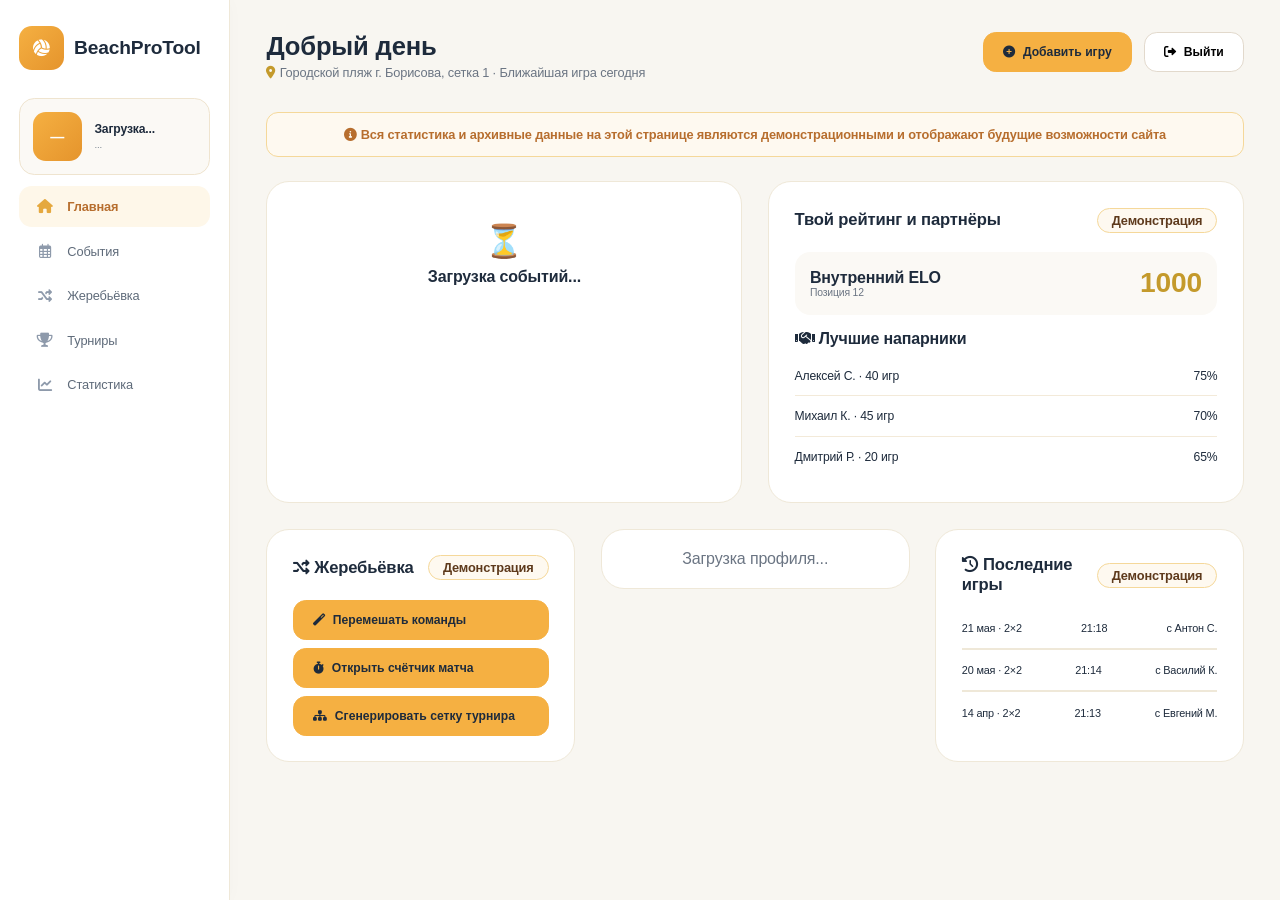
<file: index.html>
<!DOCTYPE html>
<html lang="ru">
<head>
    <meta charset="UTF-8">
    <meta name="viewport" content="width=device-width, initial-scale=1.0, maximum-scale=1.0, user-scalable=yes, viewport-fit=cover">
    <link rel="stylesheet" href="index.css">
    <link rel="shortcut icon" href="https://shop.volleyballworld.com/cdn/shop/files/img12_345d9141-a883-46c9-af70-458a7351b10b.jpg?v=1754471467&width=1080">
    <link rel="stylesheet" href="https://cdnjs.cloudflare.com/ajax/libs/font-awesome/6.0.0-beta3/css/all.min.css">
    <title>Beach Pro Tool</title>
</head>
<body>
    <!-- ===== БОКОВАЯ ПАНЕЛЬ ===== -->
    <aside class="sideBar">
        <div class="logoArea">
            <div class="logoIcon"><i class="fas fa-volleyball-ball"></i></div>
            <div class="logoText">BeachProTool</div>
        </div>
        <a href="profile.html">
            <div class="userCard">
                <div class="userAvatar">—</div>
                <div class="userInfo">
                    <div class="userName" data-js-user-name>Загрузка...</div>
                    <div class="userRole" data-js-user-role>...</div>
                </div>
            </div>
        </a>
        <nav class="navMenu">
            <a href="index.html"><div class="navItem active"><i class="fas fa-home"></i><span>Главная</span></div></a>
            <a href="events.html"><div class="navItem"><i class="far fa-calendar-alt"></i><span>События</span></div></a>
            <a href="draw.html"><div class="navItem"><i class="fas fa-random"></i><span>Жеребьёвка</span></div></a>
            <a href="tournaments.html"><div class="navItem"><i class="fas fa-trophy"></i><span>Турниры</span></div></a>
            <a href="stats.html"><div class="navItem"><i class="fas fa-chart-line"></i><span>Статистика</span></div></a>
        </nav>
    </aside>

    <!-- ===== ОСНОВНОЙ КОНТЕНТ ===== -->
    <main class="mainContent">
        <div class="topBar">
            <div class="topBarText">
                <h1 data-js-greeting>Добрый день</h1>
                <p>
                    <i class="fas fa-map-marker-alt" style="color:#c49a2c;"></i>
                    Городской пляж г. Борисова, сетка 1 · Ближайшая игра сегодня
                </p>
            </div>
            <div class="topActions">
                <a href="createEvent.html"><button class="buttonAccent"><i class="fas fa-plus-circle"></i> Добавить игру</button></a>
                <button data-js-logout-button><i class="fas fa-sign-out-alt"></i> Выйти</button>
            </div>
        </div>

        <!-- Информационное сообщение -->
        <div class="authMessage" style="display:block; background:#fef9f0; color:#b76e2e; border:1px solid #f5d89a; margin-bottom:clamp(16px,2vw,24px);">
            <i class="fas fa-info-circle"></i>
            Вся статистика и архивные данные на этой странице являются демонстрационными и отображают будущие возможности сайта
        </div>

        <!-- Основная панель: ближайшая игра + рейтинг -->
        <div class="mainBoard">
            <div class="card" style="text-align:center;padding:40px;">
                <div style="font-size:2rem;">⏳</div>
                <div style="font-weight:600;margin-top:8px;">Загрузка событий...</div>
            </div>

            <div class="card">
                <div class="cardHeader">
                    <h3>Твой рейтинг и партнёры</h3>
                    <span class="tag" style="background:#fef9f0; border:1px solid #f5d89a; font-size:0.8rem; padding:4px 14px;">Демонстрация</span>
                </div>
                <div class="eloDisplay">
                    <div>
                        <div style="font-weight:600;">Внутренний ELO</div>
                        <div style="font-size: clamp(0.65rem, 0.8vw, 0.9rem); color:#6b7583;">Позиция 12</div>
                    </div>
                    <div class="eloNumber">1000</div>
                </div>
                <div style="font-weight:600; margin-bottom:8px;">
                    <i class="fas fa-handshake"></i> Лучшие напарники
                </div>
                <div class="partnerItem"><span>Алексей С. · 40 игр</span><span>75%</span></div>
                <div class="partnerItem"><span>Михаил К. · 45 игр</span><span>70%</span></div>
                <div class="partnerItem"><span>Дмитрий Р. · 20 игр</span><span>65%</span></div>
            </div>
        </div>

        <!-- Нижняя панель: жеребьёвка, профиль, история -->
        <div class="lowerBoard">
            <div class="card">
                <div class="cardHeader">
                    <h3><i class="fas fa-random"></i> Жеребьёвка</h3>
                    <span class="tag" style="background:#fef9f0; border:1px solid #f5d89a; font-size:0.8rem; padding:4px 14px;">Демонстрация</span>
                </div>
                <a href="draw.html"><button class="buttonAccent" style="margin-bottom: 8px; width: 100%;"><i class="fas fa-magic"></i> Перемешать команды</button></a>
                <a href="draw.html#counter"><button class="buttonAccent" style="margin-bottom: 8px; width: 100%;"><i class="fas fa-stopwatch"></i> Открыть счётчик матча</button></a>
                <a href="draw.html"><button class="buttonAccent" style="width: 100%;"><i class="fas fa-sitemap"></i> Сгенерировать сетку турнира</button></a>
            </div>

            <div id="profile-mini-card">
                <div class="card" style="text-align:center;padding:20px;">
                    <div style="color:#6b7583;">Загрузка профиля...</div>
                </div>
            </div>

            <div class="card">
                <div class="cardHeader">
                    <h3><i class="fas fa-history"></i> Последние игры</h3>
                    <span class="tag" style="background:#fef9f0; border:1px solid #f5d89a; font-size:0.8rem; padding:4px 14px;">Демонстрация</span>
                </div>
                <div class="matchHistoryItem">
                    <span>21 мая · 2×2</span><span>21:18</span><span>с Антон С.</span>
                </div>
                <hr>
                <div class="matchHistoryItem">
                    <span>20 мая · 2×2</span><span>21:14</span><span>с Василий К.</span>
                </div>
                <hr>
                <div class="matchHistoryItem">
                    <span>14 апр · 2×2</span><span>21:13</span><span>с Евгений М.</span>
                </div>
            </div>
        </div>
    </main>

<!-- ===== МОДАЛЬНОЕ ОКНО: ЗАПИСЬ КОМАНДЫ ===== -->
<div id="team-registration-modal" class="modal" style="display:none;">
    <div class="modal-content card" style="max-width: 500px; margin: 50px auto;">
        <div class="cardHeader">
            <h3>Запись команды</h3>
            <button class="close-modal">&times;</button>
        </div>
        <div class="authMessage" style="display:none;"></div>
        <form id="team-registration-form">
            <input type="hidden" id="team-event-id" />
            <div id="team-players-container"></div>
            <button type="submit" class="buttonAccent authSubmit">Записать команду</button>
        </form>
    </div>
</div>

<!-- ===== МОДАЛЬНОЕ ОКНО: РЕДАКТИРОВАНИЕ СОБЫТИЯ ===== -->
    <div id="edit-event-modal" class="modal" style="display:none;">
    <div class="modal-content card" style="max-width:500px;max-height:90vh;overflow-y:auto;margin:20px auto;">
        <div class="cardHeader" style="position:sticky;top:0;background:white;z-index:1;">
            <h3>Редактирование события</h3>
            <button class="close-modal">&times;</button>
        </div>
        <form id="edit-event-form">
            <input type="hidden" id="edit-event-id"/>
            <h3 id="edit-title" style="margin-bottom:16px;font-weight:700;"></h3>
            <div class="authFormGroup">
                <label>Статус</label>
                <select id="edit-status" name="status">
                    <option value="pending">Набирается</option>
                    <option value="confirmed">Подтверждено</option>
                    <option value="cancelled">Отменено</option>
                </select>
            </div>
            <div class="authFormRow">
                <div class="authFormGroup">
                    <label>Дата</label>
                    <input type="date" id="edit-date" name="eventDate" required/>
                </div>
                <div class="authFormGroup">
                    <label>Время</label>
                    <input type="time" id="edit-time" name="eventTime" required/>
                </div>
            </div>
            <div class="authFormRow">
                <div class="authFormGroup">
                    <label>Формат</label>
                    <select id="edit-format" name="format" required>
                        <option value="">Выберите</option>
                        <option>2×2</option>
                        <option>3×3</option>
                        <option>4×4</option>
                    </select>
                </div>
                <div class="authFormGroup">
                    <label>Уровень</label>
                    <select id="edit-level" name="level">
                        <option value="">Любой</option>
                        <option value="Новичок">Новичок</option>
                        <option value="Любитель">Любитель</option>
                        <option value="Любитель+">Любитель+</option>
                        <option value="Профи">Профи</option>
                    </select>
                </div>
            </div>
            <div class="authFormRow">
                <div class="authFormGroup">
                    <label>Длительность (ч)</label>
                    <input type="number" id="edit-duration" name="duration" min="1" max="8"/>
                </div>
                <div class="authFormGroup">
                    <label>Макс. игроков</label>
                    <input type="number" id="edit-maxPlayers" name="maxPlayers" min="2" max="40"/>
                </div>
            </div>
            <div id="edit-tournament-fields" style="display:none;">
                <div class="authFormRow">
                    <div class="authFormGroup">
                        <label>Тип турнира</label>
                        <select id="edit-tournamentGender" name="tournamentGender">
                            <option value="">Любой</option>
                            <option value="Мужской">Мужской</option>
                            <option value="Женский">Женский</option>
                            <option value="Миксты">Миксты</option>
                        </select>
                    </div>
                    <div class="authFormGroup">
                        <label>Формат турнира</label>
                        <select id="edit-tournamentFormat" name="tournamentFormat">
                            <option value="">Выберите</option>
                            <option>Король корта (каждый с каждым)</option>
                            <option>Групповой этап + плей-офф</option>
                            <option>Олимпийская система (на вылет)</option>
                        </select>
                    </div>
                </div>
            </div>
            <div class="authFormGroup">
                <label>Место проведения</label>
                <input type="text" id="edit-location" name="location"/>
            </div>
            <div class="authFormGroup">
                <label>Описание</label>
                <textarea id="edit-description" name="description" rows="3"></textarea>
            </div>
            <button type="submit" class="buttonAccent authSubmit">Сохранить</button>
        </form>
    </div>
</div>

    <!-- ===== МОДАЛЬНОЕ ОКНО: УПРАВЛЕНИЕ УЧАСТНИКАМИ ===== -->
    <div id="manage-participants-modal" class="modal" style="display:none;">
        <div class="modal-content card" style="max-width:500px;margin:50px auto;">
            <div class="cardHeader"><h3>Управление участниками</h3><button class="close-modal">&times;</button></div>
            <div id="participants-manage-list" style="max-height:400px;overflow-y:auto;"></div>
        </div>
    </div>

    <!-- ===== НИЖНЯЯ НАВИГАЦИЯ (МОБИЛЬНАЯ) ===== -->
    <div class="bottomNav">
        <a href="index.html"><div class="bottomNavItem active"><i class="fas fa-home"></i><span>Главная</span></div></a>
        <a href="events.html"><div class="bottomNavItem"><i class="fas fa-calendar-plus"></i><span>События</span></div></a>
        <a href="draw.html"><div class="bottomNavItem"><i class="fas fa-random"></i><span>Жеребьёвка</span></div></a>
        <a href="stats.html"><div class="bottomNavItem"><i class="fas fa-chart-bar"></i><span>Статистика</span></div></a>
        <a href="tournaments.html"><div class="bottomNavItem"><i class="fas fa-trophy"></i><span>Турниры</span></div></a>
        <a href="profile.html"><div class="bottomNavItem"><i class="fas fa-user"></i><span>Профиль</span></div></a>
    </div>

    <script type="module" src="main.js"></script>
    <script type="module" src="eventButtons.js"></script>
</body>
</html>
</file>
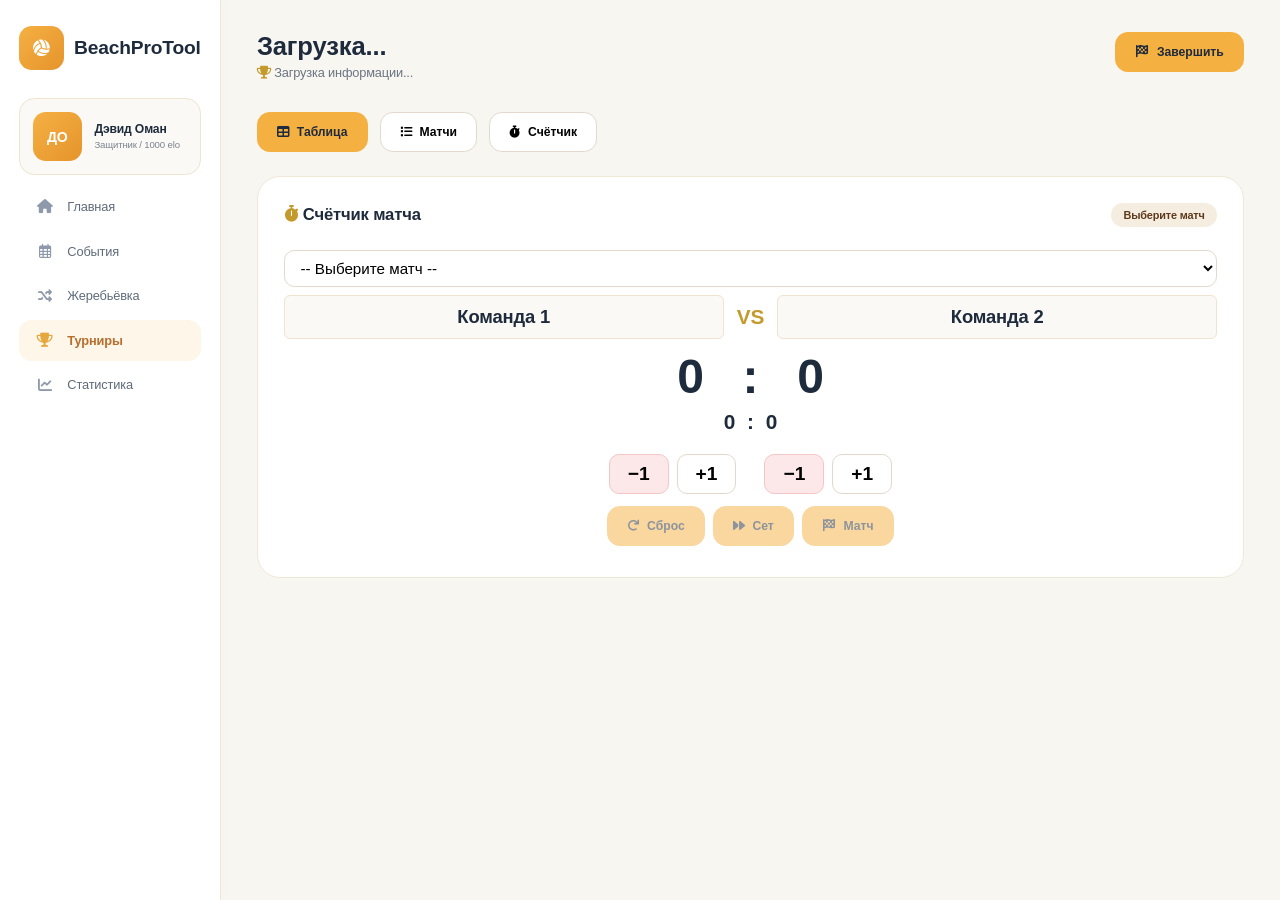
<file: activeTournament.html>
<!DOCTYPE html>
<html lang="ru">
<head>
    <meta charset="UTF-8">
    <meta name="viewport" content="width=device-width, initial-scale=1.0, maximum-scale=1.0, user-scalable=yes, viewport-fit=cover">
    <link rel="stylesheet" href="index.css">
    <link rel="shortcut icon" href="https://shop.volleyballworld.com/cdn/shop/files/img12_345d9141-a883-46c9-af70-458a7351b10b.jpg?v=1754471467&width=1080">
    <link rel="stylesheet" href="https://cdnjs.cloudflare.com/ajax/libs/font-awesome/6.0.0-beta3/css/all.min.css">
    <title>Beach Pro Tool · Активный турнир</title>
</head>
<body>
    <!-- ===== БОКОВАЯ ПАНЕЛЬ ===== -->
    <aside class="sideBar">
        <div class="logoArea">
            <div class="logoIcon"><i class="fas fa-volleyball-ball"></i></div>
            <div class="logoText">BeachProTool</div>
        </div>
        <a href="profile.html">
            <div class="userCard">
                <div class="userAvatar">ДО</div>
                <div class="userInfo">
                    <div class="userName">Дэвид Оман</div>
                    <div class="userRole">Защитник / 1000 elo</div>
                </div>
            </div>
        </a>
        <nav class="navMenu">
            <a href="index.html"><div class="navItem"><i class="fas fa-home"></i><span>Главная</span></div></a>
            <a href="events.html"><div class="navItem"><i class="far fa-calendar-alt"></i><span>События</span></div></a>
            <a href="draw.html"><div class="navItem"><i class="fas fa-random"></i><span>Жеребьёвка</span></div></a>
            <a href="tournaments.html"><div class="navItem active"><i class="fas fa-trophy"></i><span>Турниры</span></div></a>
            <a href="stats.html"><div class="navItem"><i class="fas fa-chart-line"></i><span>Статистика</span></div></a>
        </nav>
    </aside>

    <!-- ===== ОСНОВНОЙ КОНТЕНТ ===== -->
    <div class="start-page-wrapper">
        <main class="mainContent">
            <!-- Верхняя панель -->
            <div class="topBar">
                <div class="topBarText">
                    <h1 id="tournament-title">Загрузка...</h1>
                    <p id="tournament-info"><i class="fas fa-trophy" style="color:#c49a2c;"></i> Загрузка информации...</p>
                </div>
                <div class="topActions">
                    <button class="buttonAccent" id="finish-tournament-btn"><i class="fas fa-flag-checkered"></i> Завершить</button>
                </div>
            </div>

            <!-- Вкладки навигации -->
            <div class="filterGroup" id="tab-container" style="margin-bottom: clamp(16px, 2vw, 24px);">
                <button id="tab-standings" class="buttonAccent"><i class="fas fa-table"></i> Таблица</button>
                <button id="tab-matches"><i class="fas fa-list"></i> Матчи</button>
                <button id="tab-bracket" style="display:none;"><i class="fas fa-sitemap"></i> Сетка</button>
                <button id="tab-counter"><i class="fas fa-stopwatch"></i> Счётчик</button>
            </div>

            <!-- Контейнер секций -->
            <div id="content-container" style="display: flex; flex-direction: column; gap: 20px;">

                <!-- Секция: Счётчик матча -->
                <div id="section-counter" class="section-block">
                    <div id="counter" class="card" style="align-items: center;" data-js-counter-card>
                        <div class="cardHeader">
                            <h3><i class="fas fa-stopwatch" style="color:#c49a2c;"></i> Счётчик матча</h3>
                            <span class="tag" id="match-status-tag">Выберите матч</span>
                        </div>

                        <div class="eventSelector" style="width: 100%; padding: 4px 0;">
                            <select id="counter-match-select" style="flex:1; min-width:200px; padding: 8px 12px; width: 100%; font-size: 0.95rem;">
                                <option value="">-- Выберите матч --</option>
                            </select>
                        </div>

                        <div class="eventSelector" style="width: 100%; padding: 4px 0;">
                            <div id="counter-team1-display" class="counter-team-name">Команда 1</div>
                            <span class="counter-vs">VS</span>
                            <div id="counter-team2-display" class="counter-team-name">Команда 2</div>
                        </div>

                        <div class="counter-score">
    <div class="counter-score-left"><span data-js-count-left>0</span></div>
    <div class="counter-score-colon">:</div>
    <div class="counter-score-right"><span data-js-count-right>0</span></div>
</div>

                        <div class="counter-sets-summary">
                            <span id="sets-team1-count">0</span>
                            <span>:</span>
                            <span id="sets-team2-count">0</span>
                        </div>
                        <div id="set-scores-display" class="counter-set-history"></div>

                        <div class="buttonCenter" style="padding: 6px 0;">
                            <button class="counter-btn-minus" data-js-counter-button-left-minus>−1</button>
                            <button class="counter-btn-plus" data-js-counter-button-left-plus>+1</button>
                            <span style="width: 12px;"></span>
                            <button class="counter-btn-minus" data-js-counter-button-right-minus>−1</button>
                            <button class="counter-btn-plus" data-js-counter-button-right-plus>+1</button>
                        </div>

                        <div class="statusButtons" style="margin: 6px 0; justify-content: center;">
                            <button class="buttonAccent" id="btn-reset-score" disabled>
                                <i class="fas fa-redo"></i> Сброс
                            </button>
                            <button class="buttonAccent" id="btn-next-set" disabled>
                                <i class="fas fa-forward"></i> Сет
                            </button>
                            <button class="buttonAccent" id="btn-finish-match" disabled>
                                <i class="fas fa-flag-checkered"></i> Матч
                            </button>
                        </div>

                        <div class="authMessage" data-js-auth-message style="display: none;"></div>
                    </div>
                </div>

                <!-- Секция: Группы -->
                <div id="section-groups" class="section-block"></div>

                <!-- Секция: Сетка -->
                <div id="section-bracket" class="section-block"></div>

            </div>
        </main>

        <!-- ===== НИЖНЯЯ НАВИГАЦИЯ (МОБИЛЬНАЯ) ===== -->
        <div class="bottomNav">
            <a href="index.html"><div class="bottomNavItem"><i class="fas fa-home"></i><span>Главная</span></div></a>
            <a href="events.html"><div class="bottomNavItem"><i class="fas fa-calendar-plus"></i><span>События</span></div></a>
            <a href="draw.html"><div class="bottomNavItem"><i class="fas fa-random"></i><span>Жеребьёвка</span></div></a>
            <a href="stats.html"><div class="bottomNavItem"><i class="fas fa-chart-bar"></i><span>Статистика</span></div></a>
            <a href="tournaments.html"><div class="bottomNavItem active"><i class="fas fa-trophy"></i><span>Турниры</span></div></a>
            <a href="profile.html"><div class="bottomNavItem"><i class="fas fa-user"></i><span>Профиль</span></div></a>
        </div>
    </div>

    <script type="module" src="activeTournament.js"></script>
</body>
</html>
</file>
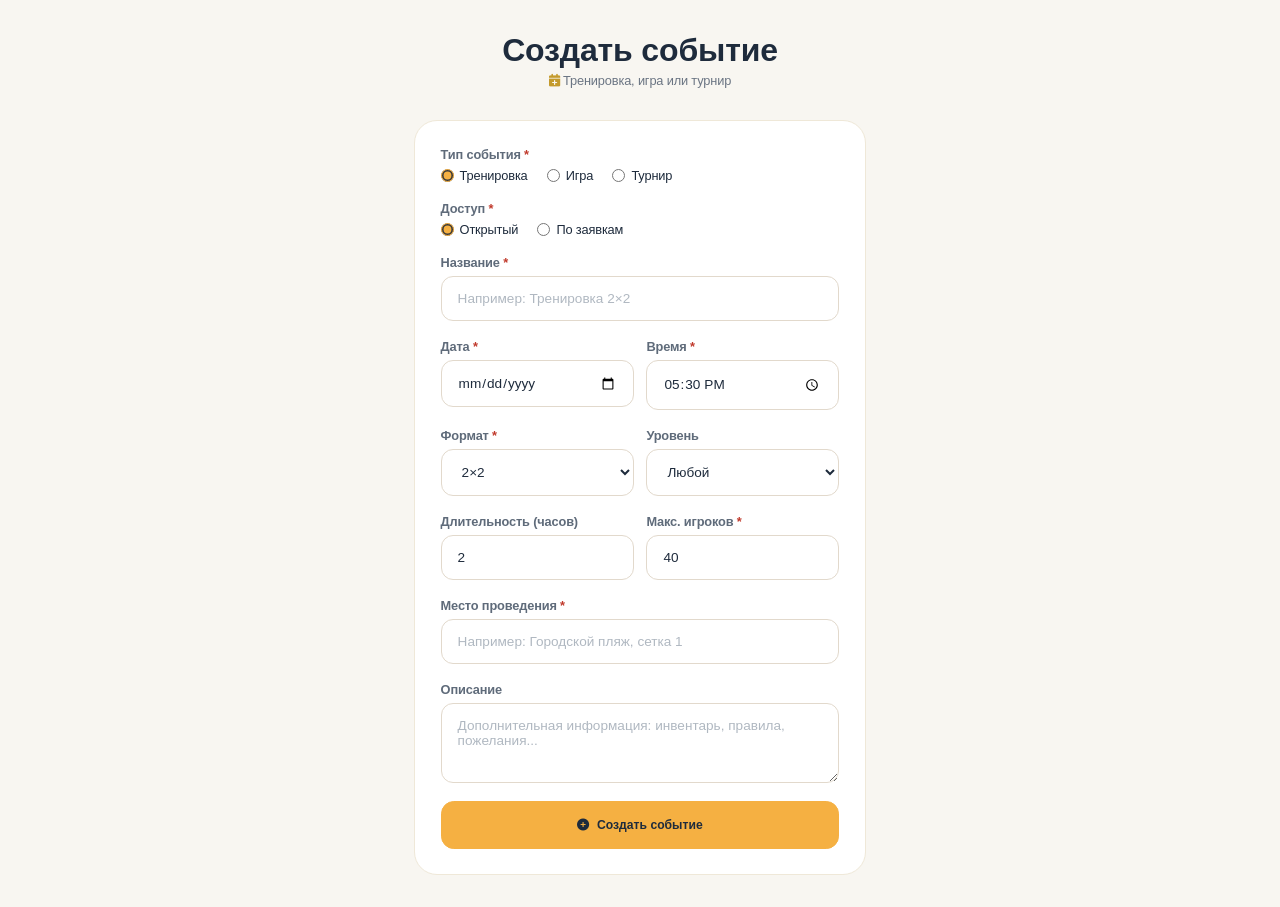
<file: createEvent.html>
<!DOCTYPE html>
<html lang="ru">
<head>
    <meta charset="UTF-8">
    <meta name="viewport" content="width=device-width, initial-scale=1.0, maximum-scale=1.0, user-scalable=yes, viewport-fit=cover">
    <link rel="stylesheet" href="index.css">
    <link rel="shortcut icon" href="https://shop.volleyballworld.com/cdn/shop/files/img12_345d9141-a883-46c9-af70-458a7351b10b.jpg?v=1754471467&width=1080">
    <link rel="stylesheet" href="https://cdnjs.cloudflare.com/ajax/libs/font-awesome/6.0.0-beta3/css/all.min.css">
    <title>Beach Pro Tool · Создать событие</title>
</head>
<body>
    <div class="authContainer">
        <div class="authHeader">
            <h1>Создать событие</h1>
            <p><i class="fas fa-calendar-plus" style="color:#c49a2c;"></i> Тренировка, игра или турнир</p>
        </div>

        <div class="card">
            <div class="authMessage" data-js-auth-message></div>
            <form data-js-create-event-form>

                <!-- Тип события -->
                <div class="authFormGroup">
                    <label>Тип события <span class="authRequired">*</span></label>
                    <div class="authRadioGroup">
                        <label><input type="radio" name="eventType" value="training" checked> Тренировка</label>
                        <label><input type="radio" name="eventType" value="game"> Игра</label>
                        <label><input type="radio" name="eventType" value="tournament"> Турнир</label>
                    </div>
                </div>

                <!-- Доступ -->
                <div class="authFormGroup">
                    <label>Доступ <span class="authRequired">*</span></label>
                    <div class="authRadioGroup">
                        <label><input type="radio" name="accessType" value="open" checked> Открытый</label>
                        <label><input type="radio" name="accessType" value="application"> По заявкам</label>
                    </div>
                </div>

                <!-- Название -->
                <div class="authFormGroup">
                    <label for="title">Название <span class="authRequired">*</span></label>
                    <input type="text" name="title" id="title" placeholder="Например: Тренировка 2×2" required>
                </div>

                <!-- Дата и время -->
                <div class="authFormRow">
                    <div class="authFormGroup">
                        <label for="eventDate">Дата <span class="authRequired">*</span></label>
                        <input type="date" name="eventDate" id="eventDate" required>
                    </div>
                    <div class="authFormGroup">
                        <label for="eventTime">Время <span class="authRequired">*</span></label>
                        <input type="time" name="eventTime" id="eventTime" value="17:30" required>
                    </div>
                </div>

                <!-- Формат и уровень -->
                <div class="authFormRow">
    <div class="authFormGroup">
        <label for="format">Формат <span class="authRequired">*</span></label>
        <select name="format" id="format" required>
            <option>2×2</option>
            <option>3×3</option>
            <option>4×4</option>
        </select>
    </div>
    <div class="authFormGroup">
    <label for="level">Уровень</label>
    <select name="level" id="level">
        <option value="">Любой</option>
        <option value="Новичок">Новичок</option>
        <option value="Любитель">Любитель</option>
        <option value="Любитель+">Любитель+</option>
        <option value="Профи">Профи</option>
    </select>
</div>
</div>

                <!-- Длительность и макс. игроков -->
                <div class="authFormRow">
                    <div class="authFormGroup">
                        <label for="duration">Длительность (часов)</label>
                        <input type="number" name="duration" id="duration" placeholder="2" min="1" max="8" value="2">
                    </div>
                    <div class="authFormGroup">
                        <label for="maxPlayers">Макс. игроков <span class="authRequired">*</span></label>
                        <input type="number" name="maxPlayers" id="maxPlayers" placeholder="8" min="2" max="40" value="40" required>
                    </div>
                </div>

                <!-- Поля турнира (скрыты по умолчанию) -->
                <div class="authFormRow tournamentFields" data-js-tournament-fields>
                    <div class="authFormGroup">
    <label for="tournamentGender">Тип турнира <span class="authRequired">*</span></label>
    <select name="tournamentGender" id="tournamentGender">
        <option value="">Любой</option>
        <option value="Мужской" selected>Мужской</option>
        <option value="Женский">Женский</option>
        <option value="Миксты">Миксты</option>
    </select>
</div>
                    <div class="authFormGroup">
                        <label for="tournamentFormat">Формат турнира <span class="authRequired">*</span></label>
                        <select name="tournamentFormat" id="tournamentFormat">
                            <option>Король корта (каждый с каждым)</option>
                            <option>Групповой этап + плей-офф</option>
                            <option>Олимпийская система (на вылет)</option>
                            <option>Двойное выбывание (Double Elimination)</option>
                        </select>
                    </div>
                </div>

                <!-- Место проведения -->
                <div class="authFormGroup">
                    <label for="location">Место проведения <span class="authRequired">*</span></label>
                    <input type="text" name="location" id="location" placeholder="Например: Городской пляж, сетка 1" required>
                </div>

                <!-- Описание -->
                <div class="authFormGroup">
                    <label for="description">Описание</label>
                    <textarea name="description" id="description" rows="3" placeholder="Дополнительная информация: инвентарь, правила, пожелания..."></textarea>
                </div>

                <!-- Кнопка отправки -->
                <button type="submit" class="buttonAccent authSubmit">
                    <i class="fas fa-plus-circle"></i> Создать событие
                </button>
            </form>
        </div>
    </div>

    <script type="module" src="createEvent.js"></script>
</body>
</html>
</file>
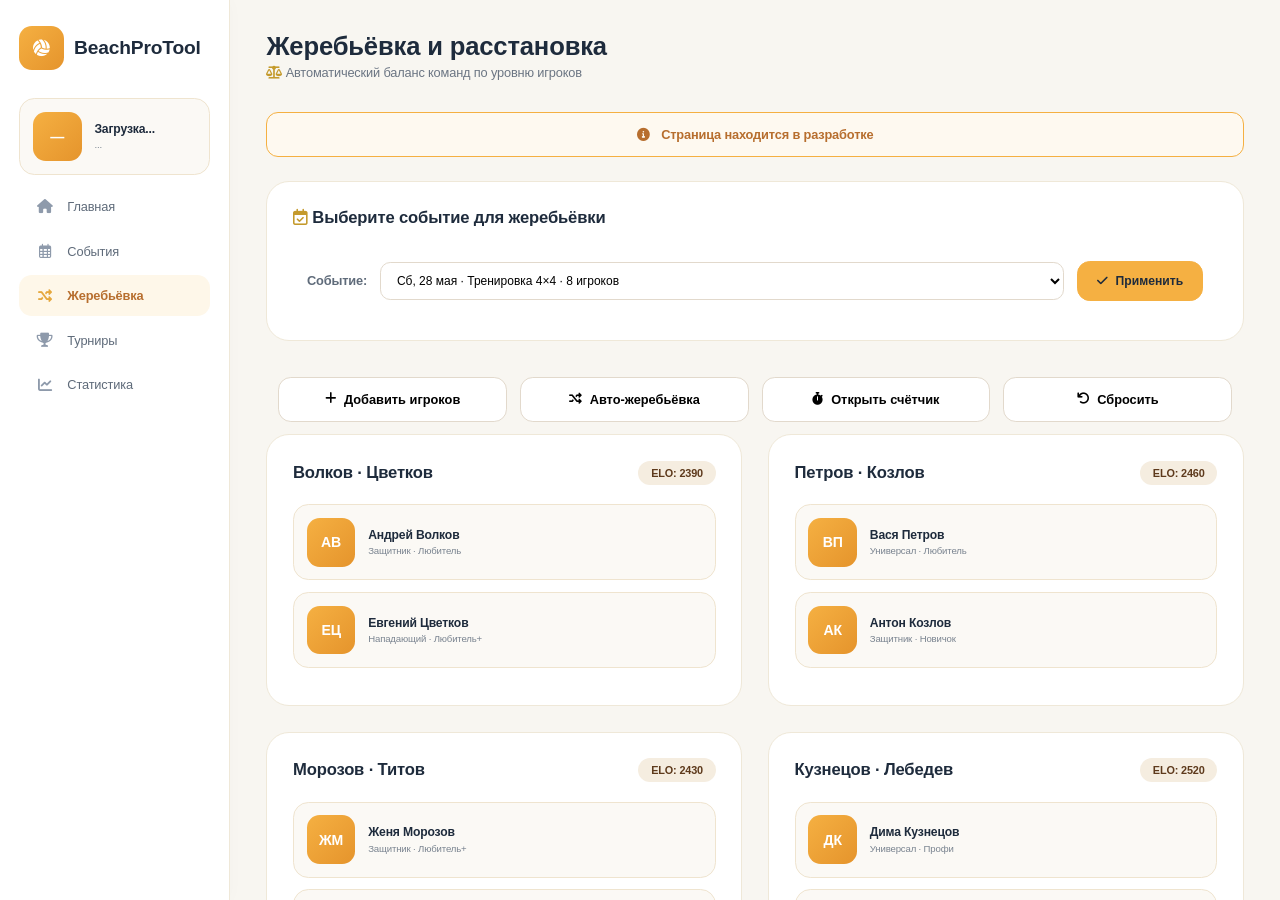
<file: draw.html>
<!DOCTYPE html>
<html lang="ru">
<head>
    <meta charset="UTF-8">
    <meta name="viewport" content="width=device-width, initial-scale=1.0, maximum-scale=1.0, user-scalable=yes, viewport-fit=cover">
    <link rel="stylesheet" href="index.css">
    <link rel="shortcut icon" href="https://shop.volleyballworld.com/cdn/shop/files/img12_345d9141-a883-46c9-af70-458a7351b10b.jpg?v=1754471467&width=1080">
    <link rel="stylesheet" href="https://cdnjs.cloudflare.com/ajax/libs/font-awesome/6.0.0-beta3/css/all.min.css">
    <title>Beach Pro Tool · Жеребьёвка</title>
</head>
<body>
    <!-- ===== БОКОВАЯ ПАНЕЛЬ ===== -->
    <aside class="sideBar">
        <div class="logoArea">
            <div class="logoIcon"><i class="fas fa-volleyball-ball"></i></div>
            <div class="logoText">BeachProTool</div>
        </div>
        <a href="profile.html">
            <div class="userCard">
                <div class="userAvatar">—</div>
                <div class="userInfo">
                    <div class="userName" data-js-user-name>Загрузка...</div>
                    <div class="userRole" data-js-user-role>...</div>
                </div>
            </div>
        </a>
        <nav class="navMenu">
            <a href="index.html"><div class="navItem"><i class="fas fa-home"></i><span>Главная</span></div></a>
            <a href="events.html"><div class="navItem"><i class="far fa-calendar-alt"></i><span>События</span></div></a>
            <a href="draw.html"><div class="navItem active"><i class="fas fa-random"></i><span>Жеребьёвка</span></div></a>
            <a href="tournaments.html"><div class="navItem"><i class="fas fa-trophy"></i><span>Турниры</span></div></a>
            <a href="stats.html"><div class="navItem"><i class="fas fa-chart-line"></i><span>Статистика</span></div></a>
        </nav>
    </aside>

    <!-- ===== ОСНОВНОЙ КОНТЕНТ ===== -->
    <main class="mainContent">
        <div class="topBar">
            <div class="topBarText">
                <h1>Жеребьёвка и расстановка</h1>
                <p><i class="fas fa-balance-scale" style="color:#c49a2c;"></i> Автоматический баланс команд по уровню игроков</p>
            </div>
        </div>

        <!-- Информационное сообщение -->
        <div class="authMessage" style="display:block; background:#fef9f0; color:#b76e2e; border:1px solid #f5b042; margin-bottom:clamp(16px,2vw,24px); text-align:center;">
            <i class="fas fa-info-circle" style="margin-right:8px;"></i>
            Страница находится в разработке
        </div>

        <!-- Выбор события -->
        <div class="card" style="margin-bottom: clamp(16px, 2vw, 24px);">
            <div class="cardHeader">
                <h3><i class="far fa-calendar-check" style="color:#c49a2c;"></i> Выберите событие для жеребьёвки</h3>
            </div>
            <div class="eventSelector">
                <label>Событие:</label>
                <select style="flex:1; min-width:200px;">
                    <option>Сб, 28 мая · Тренировка 4×4 · 8 игроков</option>
                </select>
                <button class="buttonAccent"><i class="fas fa-check"></i> Применить</button>
            </div>
        </div>

        <!-- Кнопки действий -->
        <div class="drawActions">
            <button><i class="fas fa-plus"></i> Добавить игроков</button>
            <button><i class="fas fa-random"></i> Авто-жеребьёвка</button>
            <button><i class="fas fa-stopwatch"></i> Открыть счётчик</button>
            <button><i class="fas fa-undo"></i> Сбросить</button>
        </div>

        <!-- Карточки команд -->
        <div class="mainBoard">
            <div class="card">
                <div class="cardHeader">
                    <h3><span class="teamColor blue"></span> Волков · Цветков</h3>
                    <span class="tag">ELO: 2390</span>
                </div>
                <div class="userCard"><div class="userAvatar">АВ</div><div class="userInfo"><div class="userName">Андрей Волков</div><div class="userRole">Защитник · Любитель</div></div></div>
                <div class="userCard"><div class="userAvatar">ЕЦ</div><div class="userInfo"><div class="userName">Евгений Цветков</div><div class="userRole">Нападающий · Любитель+</div></div></div>
            </div>

            <div class="card">
                <div class="cardHeader">
                    <h3><span class="teamColor orange"></span> Петров · Козлов</h3>
                    <span class="tag">ELO: 2460</span>
                </div>
                <div class="userCard"><div class="userAvatar">ВП</div><div class="userInfo"><div class="userName">Вася Петров</div><div class="userRole">Универсал · Любитель</div></div></div>
                <div class="userCard"><div class="userAvatar">АК</div><div class="userInfo"><div class="userName">Антон Козлов</div><div class="userRole">Защитник · Новичок</div></div></div>
            </div>

            <div class="card">
                <div class="cardHeader">
                    <h3><span class="teamColor green"></span> Морозов · Титов</h3>
                    <span class="tag">ELO: 2430</span>
                </div>
                <div class="userCard"><div class="userAvatar">ЖМ</div><div class="userInfo"><div class="userName">Женя Морозов</div><div class="userRole">Защитник · Любитель+</div></div></div>
                <div class="userCard"><div class="userAvatar">ИТ</div><div class="userInfo"><div class="userName">Игорь Титов</div><div class="userRole">Нападающий · Любитель</div></div></div>
            </div>

            <div class="card">
                <div class="cardHeader">
                    <h3><span class="teamColor red"></span> Кузнецов · Лебедев</h3>
                    <span class="tag">ELO: 2520</span>
                </div>
                <div class="userCard"><div class="userAvatar">ДК</div><div class="userInfo"><div class="userName">Дима Кузнецов</div><div class="userRole">Универсал · Профи</div></div></div>
                <div class="userCard"><div class="userAvatar">ОЛ</div><div class="userInfo"><div class="userName">Олег Лебедев</div><div class="userRole">Защитник · Новичок</div></div></div>
            </div>
        </div>

        <!-- Баланс команд -->
        <div class="card" style="margin-bottom: clamp(16px, 2vw, 24px);">
            <div class="cardHeader">
                <h3><i class="fas fa-balance-scale" style="color:#c49a2c;"></i> Баланс команд</h3>
                <span class="tag"><i class="fas fa-check-circle"></i> Разброс: 130 ELO</span>
            </div>

            <div style="display: flex; flex-direction: column; gap: 2px;">
                <div class="partnerItem" style="border-bottom: none; padding-bottom: 2px;">
                    <span>Волков · Цветков</span><span>2390 ELO</span><span>47%</span>
                </div>
                <div class="slotsBar" style="margin: 0 0 4px;">
                    <div class="progressBg"><div class="progressFill" style="width:47%; background:#3b82c4;"></div></div>
                </div>

                <div class="partnerItem" style="border-bottom: none; padding-bottom: 2px;">
                    <span>Петров · Козлов</span><span>2460 ELO</span><span>49%</span>
                </div>
                <div class="slotsBar" style="margin: 0 0 4px;">
                    <div class="progressBg"><div class="progressFill" style="width:49%; background:#e5942c;"></div></div>
                </div>

                <div class="partnerItem" style="border-bottom: none; padding-bottom: 2px;">
                    <span>Морозов · Титов</span><span>2430 ELO</span><span>48%</span>
                </div>
                <div class="slotsBar" style="margin: 0 0 4px;">
                    <div class="progressBg"><div class="progressFill" style="width:48%; background:#10b981;"></div></div>
                </div>

                <div class="partnerItem" style="border-bottom: none; padding-bottom: 2px;">
                    <span>Кузнецов · Лебедев</span><span>2520 ELO</span><span>50%</span>
                </div>
                <div class="slotsBar" style="margin: 0;">
                    <div class="progressBg"><div class="progressFill" style="width:50%; background:#ef3b2d;"></div></div>
                </div>
            </div>
        </div>

        <!-- Кнопка перемешивания -->
        <div class="buttonCenter">
            <button class="buttonAccent"><i class="fas fa-dice"></i> Перемешать команды заново</button>
        </div>

        <!-- Счётчик матча -->
        <div id="counter" class="card" style="margin-bottom: clamp(16px, 2vw, 24px); align-items: center;" data-js-counter-card>
            <div class="cardHeader">
                <h3><i class="fas fa-stopwatch" style="color:#c49a2c;"></i> Счётчик матча</h3>
                <span class="tag">Сет 1 из 3</span>
            </div>

            <div class="eventSelector">
                <select style="flex:1; min-width:140px;">
                    <option>Волков · Цветков</option>
                    <option>Петров · Козлов</option>
                    <option>Морозов · Титов</option>
                    <option>Кузнецов · Лебедев</option>
                </select>
                <span style="font-weight: 700; font-size: clamp(0.9rem, 1.2vw, 1.3rem); color: #c49a2c;">VS</span>
                <select style="flex:1; min-width:140px;">
                    <option>Морозов · Титов</option>
                    <option>Волков · Цветков</option>
                    <option>Петров · Козлов</option>
                    <option>Кузнецов · Лебедев</option>
                </select>
            </div>

            <div class="score" style="font-size: clamp(0.75rem, 0.9vw, 1rem); gap: 40px;">
                <span style="color: #8e9aab;">Сеты: 1</span>
                <span style="color: #8e9aab;">Сеты: 0</span>
            </div>

            <div class="score">
                <span data-js-count-left>0</span>
                <span>:</span>
                <span data-js-count-right>0</span>
            </div>

            <div class="buttonCenter">
                <button style="background: #fce8e8; border-color: #f5c6c6;" data-js-counter-button-left-minus>−1</button>
                <button data-js-counter-button-left-plus>+1</button>
                <span style="width: 12px;"></span>
                <button style="background: #fce8e8; border-color: #f5c6c6;" data-js-counter-button-right-minus>−1</button>
                <button data-js-counter-button-right-plus>+1</button>
            </div>

            <div class="buttonCenter">
                <button data-js-counter-button-reset><i class="fas fa-redo"></i> Сбросить счёт</button>
                <button class="buttonAccent" data-js-counter-button-save><i class="fas fa-save"></i> Записать результат</button>
            </div>
        </div>
    </main>

    <!-- ===== НИЖНЯЯ НАВИГАЦИЯ (МОБИЛЬНАЯ) ===== -->
    <div class="bottomNav">
        <a href="index.html"><div class="bottomNavItem"><i class="fas fa-home"></i><span>Главная</span></div></a>
        <a href="events.html"><div class="bottomNavItem"><i class="fas fa-calendar-plus"></i><span>События</span></div></a>
        <a href="draw.html"><div class="bottomNavItem active"><i class="fas fa-random"></i><span>Жеребьёвка</span></div></a>
        <a href="stats.html"><div class="bottomNavItem"><i class="fas fa-chart-bar"></i><span>Статистика</span></div></a>
        <a href="tournaments.html"><div class="bottomNavItem"><i class="fas fa-trophy"></i><span>Турниры</span></div></a>
        <a href="profile.html"><div class="bottomNavItem"><i class="fas fa-user"></i><span>Профиль</span></div></a>
    </div>

    <script type="module" src="draw.js"></script>
</body>
</html>
</file>
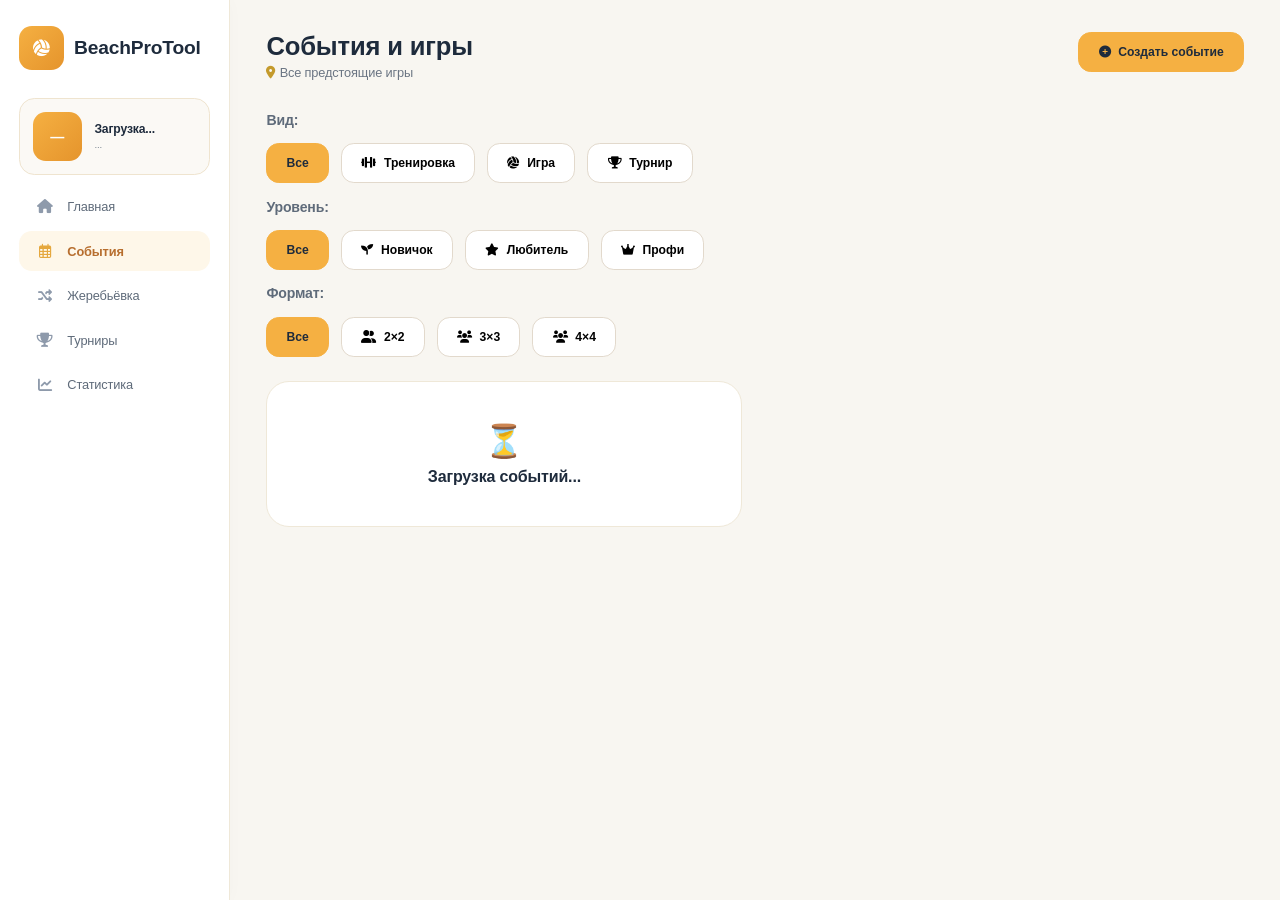
<file: events.html>
<!DOCTYPE html>
<html lang="ru">
<head>
    <meta charset="UTF-8">
    <meta name="viewport" content="width=device-width, initial-scale=1.0, maximum-scale=1.0, user-scalable=yes, viewport-fit=cover">
    <link rel="stylesheet" href="index.css">
    <link rel="shortcut icon" href="https://shop.volleyballworld.com/cdn/shop/files/img12_345d9141-a883-46c9-af70-458a7351b10b.jpg?v=1754471467&width=1080">
    <link rel="stylesheet" href="https://cdnjs.cloudflare.com/ajax/libs/font-awesome/6.0.0-beta3/css/all.min.css">
    <title>Beach Pro Tool · События</title>
</head>
<body>
    <!-- ===== БОКОВАЯ ПАНЕЛЬ ===== -->
    <aside class="sideBar">
        <div class="logoArea">
            <div class="logoIcon"><i class="fas fa-volleyball-ball"></i></div>
            <div class="logoText">BeachProTool</div>
        </div>
        <a href="profile.html">
            <div class="userCard">
                <div class="userAvatar">—</div>
                <div class="userInfo">
                    <div class="userName" data-js-user-name>Загрузка...</div>
                    <div class="userRole" data-js-user-role>...</div>
                </div>
            </div>
        </a>
        <nav class="navMenu">
            <a href="index.html"><div class="navItem"><i class="fas fa-home"></i><span>Главная</span></div></a>
            <a href="events.html"><div class="navItem active"><i class="far fa-calendar-alt"></i><span>События</span></div></a>
            <a href="draw.html"><div class="navItem"><i class="fas fa-random"></i><span>Жеребьёвка</span></div></a>
            <a href="tournaments.html"><div class="navItem"><i class="fas fa-trophy"></i><span>Турниры</span></div></a>
            <a href="stats.html"><div class="navItem"><i class="fas fa-chart-line"></i><span>Статистика</span></div></a>
        </nav>
    </aside>

    <!-- ===== ОСНОВНОЙ КОНТЕНТ ===== -->
    <main class="mainContent">
        <div class="topBar">
            <div class="topBarText">
                <h1>События и игры</h1>
                <p><i class="fas fa-map-marker-alt" style="color:#c49a2c;"></i> Все предстоящие игры</p>
            </div>
            <div class="topActions">
                <a href="createEvent.html"><button class="buttonAccent"><i class="fas fa-plus-circle"></i> Создать событие</button></a>
            </div>
        </div>

        <!-- Фильтры -->
        <div class="filtersSection">
            <span class="filterLabel">Вид:</span>
            <div class="filterGroup" data-filter-group="type">
                <button class="buttonAccent" data-filter-value="all">Все</button>
                <button data-filter-value="training"><i class="fas fa-dumbbell"></i> Тренировка</button>
                <button data-filter-value="game"><i class="fas fa-volleyball-ball"></i> Игра</button>
                <button data-filter-value="tournament"><i class="fas fa-trophy"></i> Турнир</button>
            </div>
            <span class="filterLabel">Уровень:</span>
            <div class="filterGroup" data-filter-group="level">
                <button class="buttonAccent" data-filter-value="all">Все</button>
                <button data-filter-value="Новичок"><i class="fas fa-seedling"></i> Новичок</button>
                <button data-filter-value="Любитель"><i class="fas fa-star"></i> Любитель</button>
                <button data-filter-value="Профи"><i class="fas fa-crown"></i> Профи</button>
            </div>
            <span class="filterLabel">Формат:</span>
            <div class="filterGroup" data-filter-group="format">
                <button class="buttonAccent" data-filter-value="all">Все</button>
                <button data-filter-value="2×2"><i class="fas fa-user-friends"></i> 2×2</button>
                <button data-filter-value="3×3"><i class="fas fa-users"></i> 3×3</button>
                <button data-filter-value="4×4"><i class="fas fa-users"></i> 4×4</button>
            </div>
        </div>

        <!-- Список событий -->
        <div class="mainBoard">
            <div class="card" style="text-align:center;padding:40px;">
                <div style="font-size:2rem;">⏳</div>
                <div style="font-weight:600;margin-top:8px;">Загрузка событий...</div>
            </div>
        </div>
    </main>

    <!-- ===== МОДАЛЬНОЕ ОКНО: ЗАПИСЬ КОМАНДЫ ===== -->
    <div id="team-registration-modal" class="modal" style="display:none;">
        <div class="modal-content card" style="max-width: 500px; margin: 50px auto;">
            <div class="cardHeader">
                <h3>Запись команды</h3>
                <button class="close-modal">&times;</button>
            </div>
            <div class="authMessage" style="display:none;"></div>
            <form id="team-registration-form">
                <input type="hidden" id="team-event-id" />
                <div id="team-players-container"></div>
                <button type="submit" class="buttonAccent authSubmit">Записать команду</button>
            </form>
        </div>
    </div>

    <!-- ===== МОДАЛЬНОЕ ОКНО: РЕДАКТИРОВАНИЕ СОБЫТИЯ ===== -->
    <div id="edit-event-modal" class="modal" style="display:none;">
    <div class="modal-content card" style="max-width:500px;max-height:90vh;overflow-y:auto;margin:20px auto;">
        <div class="cardHeader" style="position:sticky;top:0;background:white;z-index:1;">
            <h3>Редактирование события</h3>
            <button class="close-modal">&times;</button>
        </div>
        <form id="edit-event-form">
            <input type="hidden" id="edit-event-id"/>
            <h3 id="edit-title" style="margin-bottom:16px;font-weight:700;"></h3>
            <div class="authFormGroup">
                <label>Статус</label>
                <select id="edit-status" name="status">
                    <option value="pending">Набирается</option>
                    <option value="confirmed">Подтверждено</option>
                    <option value="cancelled">Отменено</option>
                </select>
            </div>
            <div class="authFormRow">
                <div class="authFormGroup">
                    <label>Дата</label>
                    <input type="date" id="edit-date" name="eventDate" required/>
                </div>
                <div class="authFormGroup">
                    <label>Время</label>
                    <input type="time" id="edit-time" name="eventTime" required/>
                </div>
            </div>
            <div class="authFormRow">
                <div class="authFormGroup">
                    <label>Формат</label>
                    <select id="edit-format" name="format" required>
                        <option value="">Выберите</option>
                        <option>2×2</option>
                        <option>3×3</option>
                        <option>4×4</option>
                    </select>
                </div>
                <div class="authFormGroup">
                    <label>Уровень</label>
                    <select id="edit-level" name="level">
                        <option value="">Любой</option>
                        <option value="Новичок">Новичок</option>
                        <option value="Любитель">Любитель</option>
                        <option value="Любитель+">Любитель+</option>
                        <option value="Профи">Профи</option>
                    </select>
                </div>
            </div>
            <div class="authFormRow">
                <div class="authFormGroup">
                    <label>Длительность (ч)</label>
                    <input type="number" id="edit-duration" name="duration" min="1" max="8"/>
                </div>
                <div class="authFormGroup">
                    <label>Макс. игроков</label>
                    <input type="number" id="edit-maxPlayers" name="maxPlayers" min="2" max="40"/>
                </div>
            </div>
            <div id="edit-tournament-fields" style="display:none;">
                <div class="authFormRow">
                    <div class="authFormGroup">
                        <label>Тип турнира</label>
                        <select id="edit-tournamentGender" name="tournamentGender">
                            <option value="">Любой</option>
                            <option value="Мужской">Мужской</option>
                            <option value="Женский">Женский</option>
                            <option value="Миксты">Миксты</option>
                        </select>
                    </div>
                    <div class="authFormGroup">
                        <label>Формат турнира</label>
                        <select id="edit-tournamentFormat" name="tournamentFormat">
                            <option value="">Выберите</option>
                            <option>Король корта (каждый с каждым)</option>
                            <option>Групповой этап + плей-офф</option>
                            <option>Олимпийская система (на вылет)</option>
                        </select>
                    </div>
                </div>
            </div>
            <div class="authFormGroup">
                <label>Место проведения</label>
                <input type="text" id="edit-location" name="location"/>
            </div>
            <div class="authFormGroup">
                <label>Описание</label>
                <textarea id="edit-description" name="description" rows="3"></textarea>
            </div>
            <button type="submit" class="buttonAccent authSubmit">Сохранить</button>
        </form>
    </div>
</div>

    <!-- ===== МОДАЛЬНОЕ ОКНО: УПРАВЛЕНИЕ УЧАСТНИКАМИ ===== -->
    <div id="manage-participants-modal" class="modal" style="display:none;">
        <div class="modal-content card" style="max-width:500px;margin:50px auto;">
            <div class="cardHeader"><h3>Управление участниками</h3><button class="close-modal">&times;</button></div>
            <div id="participants-manage-list" style="max-height:400px;overflow-y:auto;"></div>
        </div>
    </div>

    <!-- ===== НИЖНЯЯ НАВИГАЦИЯ (МОБИЛЬНАЯ) ===== -->
    <div class="bottomNav">
        <a href="index.html"><div class="bottomNavItem"><i class="fas fa-home"></i><span>Главная</span></div></a>
        <a href="events.html"><div class="bottomNavItem active"><i class="fas fa-calendar-plus"></i><span>События</span></div></a>
        <a href="draw.html"><div class="bottomNavItem"><i class="fas fa-random"></i><span>Жеребьёвка</span></div></a>
        <a href="stats.html"><div class="bottomNavItem"><i class="fas fa-chart-bar"></i><span>Статистика</span></div></a>
        <a href="tournaments.html"><div class="bottomNavItem"><i class="fas fa-trophy"></i><span>Турниры</span></div></a>
        <a href="profile.html"><div class="bottomNavItem"><i class="fas fa-user"></i><span>Профиль</span></div></a>
    </div>

    <script type="module" src="events.js"></script>
    <script type="module" src="eventButtons.js"></script>
</body>
</html>
</file>
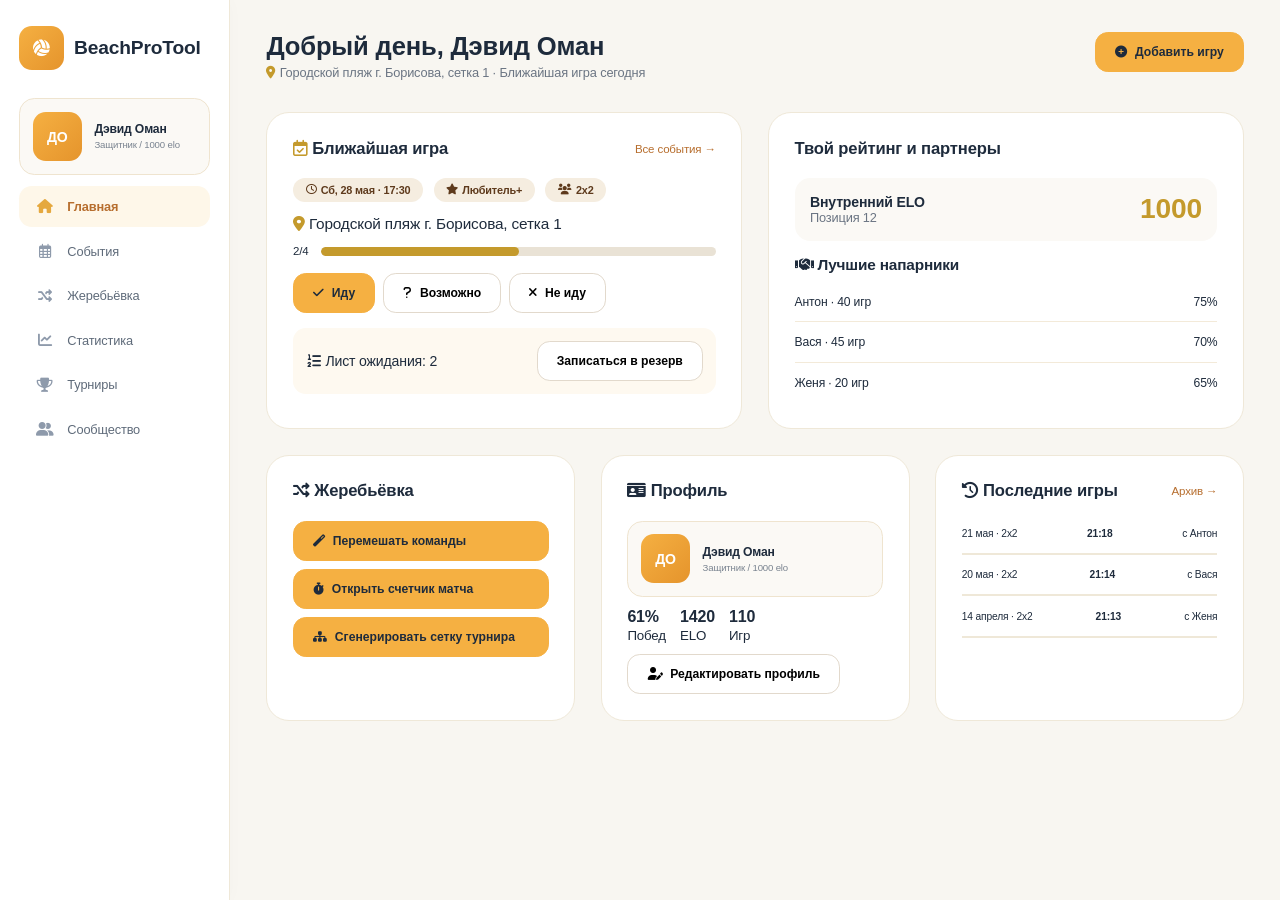
<file: homeBeachVolleyball.html>
<!DOCTYPE html>
<html>
    <head>
        <meta charset="UTF-8">
        <link rel="shortcut icon" href="https://shop.volleyballworld.com/cdn/shop/files/img12_345d9141-a883-46c9-af70-458a7351b10b.jpg?v=1754471467&width=1080"/> 
       <link rel="stylesheet" href="index.css">
        <!-- <link rel="preconnect" href="https://fonts.googleapis.com">
  <link rel="preconnect" href="https://fonts.gstatic.com" crossorigin>
  <link href="https://fonts.googleapis.com/css2?family=Inter:opsz,wght@14..32,400;14..32,500;14..32,600;14..32,700;14..32,800&display=swap" rel="stylesheet"> -->
  <link rel="stylesheet" href="https://cdnjs.cloudflare.com/ajax/libs/font-awesome/6.0.0-beta3/css/all.min.css">
        <title>Beach Pro Tool</title>
    </head>
    <body>
        <!-- Боковое меню -->
        <aside class="sideBar">
            <div class="logoArea">
                <div class="logoIcon">
                    <i class="fas fa-volleyball-ball"></i>
                </div>
                <div class="logoText">BeachProTool</div>
            </div>
            <div class="userCard">
                <div class="userAvatar">ДО</div>
                <div class="userInfo">
                    <div class="userName">Дэвид Оман</div>
                    <div class="userRole">Защитник / 1000 elo</div>
                </div>
            </div>
            <nav class="navMenu">
                 <div class="navItem active">
                    <i class="fas fa-home"></i>
                    <span>Главная</span>
                 </div>
                 <div class="navItem">
                    <i class="far fa-calendar-alt"></i>
                    <span>События</span>
                </div>
                 
                 <div class="navItem">
                    <i class="fas fa-random"></i>
                     <span>Жеребьёвка</span>
                 </div>
                 <div class="navItem">
                    <i class="fas fa-chart-line"></i>
                     <span>Статистика</span>
                 </div>
                 <div class="navItem">
                    <i class="fas fa-trophy"></i>
                     <span>Турниры</span>
                 </div>
                 <div class="navItem">
                    <i class="fas fa-user-friends"></i>
                     <span>Сообщество</span>
                 </div>
            </nav>
        </aside>
        <!-- Основная область -->
         <main class="mainContent">
            <!-- Верхняя панель -->
             <div class="topBar">
                <div class="topBarText">
                    <h1>Добрый день, Дэвид Оман</h1>
                    <p>
                        <i class="fas fa-map-marker-alt" style="color:#c49a2c;"></i>
                        Городской пляж г. Борисова, сетка 1 · Ближайшая игра сегодня
                    </p>
                </div>
                <div class="topActions">
                    <button class="buttonAccent">
                        <i class="fas fa-plus-circle"></i>
                        Добавить игру
                    </button>
                </div>
             </div>
             <!-- Основная панель -->
              <div class="mainBoard">
                <div class="card">
                    <div class="cardHeader">
                        <h3>
                            <i class="far fa-calendar-check" style="color:#c49a2c;"></i>
                            Ближайшая игра
                        </h3>
          <a href="#" class="textLink">Все события →</a>
                    </div>
                    <div class="cardMeta">
                        <span class="tag">
                            <i class="far fa-clock"></i>
                             Сб, 28 мая · 17:30
                        </span>
                        <span class="tag">
                            <i class="fas fa-star"></i>
                             Любитель+
                        </span>
                        <span class="tag"><i class="fas fa-users"></i>
                         2x2
                        </span>
                    </div>
                    <div style="font-weight:500; margin-bottom:6px; font-size:1.2vw">
                        <i class="fas fa-map-marker-alt" style="color:#c49a2c;"></i>
                         Городской пляж г. Борисова, сетка 1
                    </div>
                    <div class="slotsBar">
                        <span style="font-size: 0.9vw;">2/4</span>
                        <div class="progressBg">
                            <div class="progressFill" style="width:50%;"></div>
                        </div>
                    </div>
                    <div class="statusButtons">
                        <button class="button buttonAccent">
                            <i class="fas fa-check"></i>
                            Иду
                        </button>
                        <button >
                            <i class="fas fa-question"></i>
                            Возможно
                        </button>
                        <button >
                            <i class="fas fa-times"></i>
                            Не иду
                        </button>
                    </div>
                    <div class="waitList">
                        <span style="font-size: 1.1vw;">
                            <i class="fas fa-list-ol"></i>
                            Лист ожидания: 2
                        </span>
                        <button >
                            Записаться в резерв
                        </button>
                    </div>
                    <div></div>
                </div>
                <div class="card">
                    <div class="cardHeader">
                        <h3>
                            Твой рейтинг и партнеры
                        </h3>
                    </div>
                    <div class="eloDisplay">
                        <div>
                            <div style="font-weight:600; font-size:1.1vw">Внутренний ELO</div>
                            <div style="font-size:1vw; color:#6b7583;"> Позиция 12</div>
                        </div>
                        <div class="eloNumber">1000</div>
                    </div>
                    <div style="font-size:1.2vw; font-weight:600; margin-bottom:8px;">
                        <i class="fas fa-handshake"></i> 
                        Лучшие напарники
                    </div>
                    <div class="partnerItem">
                        <span> Антон  · 40 игр </span>
                        <span> 75% </span>
                    </div>
                    <div class="partnerItem">
                        <span> Вася  · 45 игр </span>
                        <span> 70% </span>
                    </div>
                    <div class="partnerItem">
                        <span> Женя  · 20 игр </span>
                        <span> 65% </span>
                    </div>
                </div>
              </div>
              <!-- Доп панель -->
               <div class="lowerBoard">
                 <div class="card">
                    <div class="cardHeader">
                        <h3>
                            <i class="fas fa-random"></i>
                             Жеребьёвка
                        </h3>
                    </div>
                    <div>
          <button class="buttonAccent" style="margin-bottom: 8px; width: 100%;">
             <i class="fas fa-magic"></i>
             Перемешать команды
          </button>
          <button class="buttonAccent" style="margin-bottom: 8px; width: 100%;">
            <i class="fas fa-stopwatch"></i>
             Открыть счетчик матча
          </button>
          <button class="buttonAccent" style="margin-bottom: 8px; width: 100%;">
             <i class="fas fa-sitemap"></i>
             Сгенерировать сетку турнира
          </button>
        </div>
                 </div>
                 <div class="card">
                    <div class="cardHeader">
                        <h3>
                            <i class="fas fa-id-card"></i>
                            Профиль
                        </h3>
                    </div>
                    <div class="userCard">
                     <div class="userAvatar">ДО</div>
                     <div class="userInfo">
                        <div class="userName">Дэвид Оман</div>
                        <div class="userRole">Защитник / 1000 elo</div>
                     </div>
                    </div>
                    <div style="display:flex; gap:14px; margin:10px 0;">
                         <div>
                            <span style="font-weight:700;">61%</span><br>
                            <small>Побед</small>
                         </div>
                         <div>
                            <span style="font-weight:700;">1420</span><br>
                            <small>ELO</small>
                         </div>
                         <div>
                            <span style="font-weight:700;">110</span><br>
                            <small>Игр</small>
                         </div>
                    </div>
                    <button class="button">
                        <i class="fas fa-user-edit"></i>
                         Редактировать профиль
                    </button>
                 </div>
                 <div class="card">
                    <div class="cardHeader">
                        <h3>
                            <i class="fas fa-history"></i>
                            Последние игры
                        </h3>
                        <a href="#" class="textLink">Архив →</a>
                    </div>
                    <div class="matchHistoryItem">
                        <span style="font-size: 0.8vw;">21 мая · 2x2</span>
                        <strong style="font-size: 0.8vw;">21:18</strong>
                        <span style="font-size: 0.8vw;">с Антон</span>
                    </div>
                    <hr>
                    <div class="matchHistoryItem">
                        <span style="font-size: 0.8vw;">20 мая · 2x2</span>
                        <strong style="font-size: 0.8vw;">21:14</strong>
                        <span style="font-size: 0.8vw;">с Вася</span>
                    </div>
                    <hr>
                    <div class="matchHistoryItem">
                        <span style="font-size: 0.8vw;">14 апреля · 2x2</span>
                        <strong style="font-size: 0.8vw;">21:13</strong>
                        <span style="font-size: 0.8vw;">с Женя</span>
                    </div>
                    <hr>
                 </div>
               </div>

         </main>
    </body>
</html>
</file>
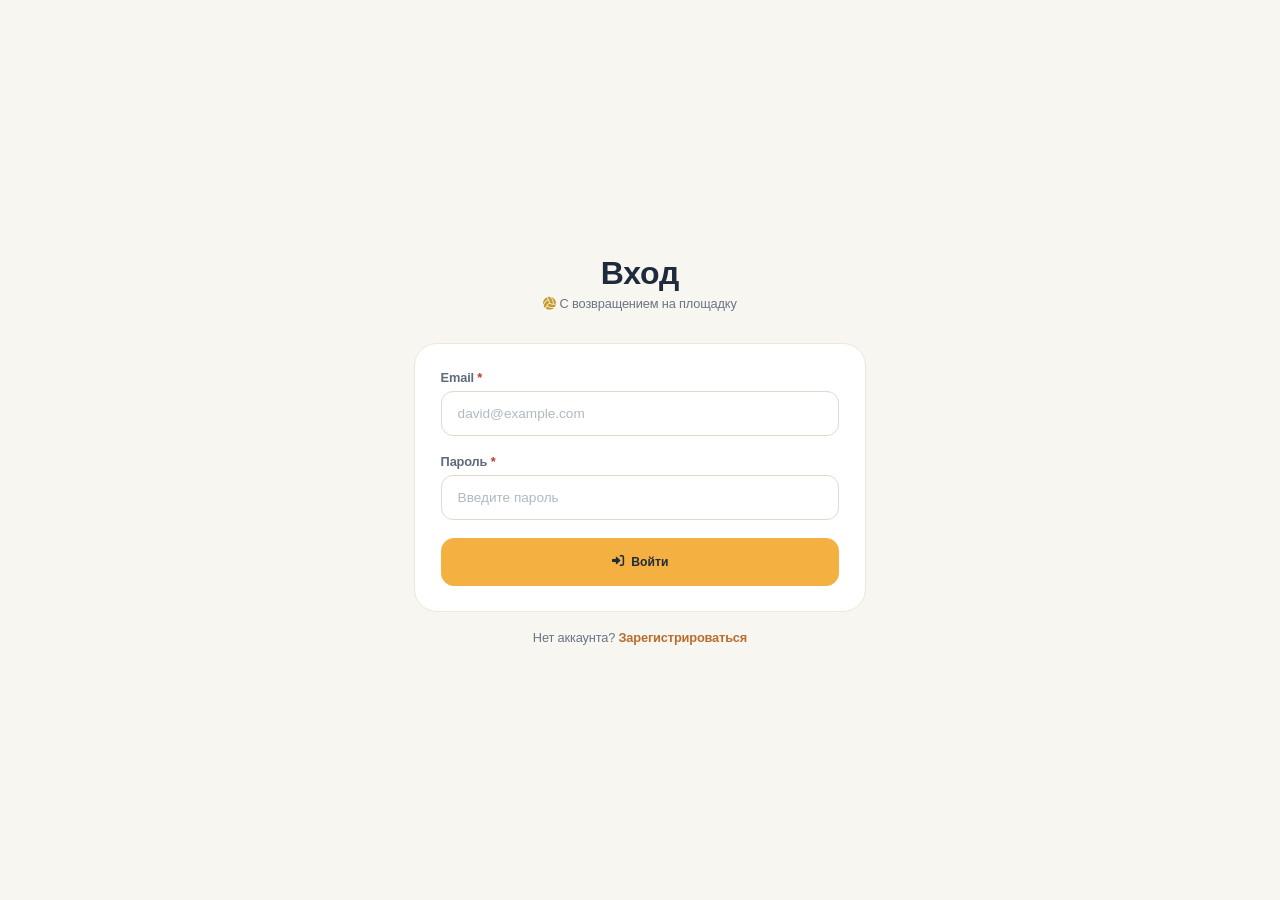
<file: login.html>
<!DOCTYPE html>
<html lang="ru">
<head>
    <meta charset="UTF-8">
    <meta name="viewport" content="width=device-width, initial-scale=1.0, maximum-scale=1.0, user-scalable=yes, viewport-fit=cover">
    <link rel="stylesheet" href="index.css">
    <link rel="shortcut icon" href="https://shop.volleyballworld.com/cdn/shop/files/img12_345d9141-a883-46c9-af70-458a7351b10b.jpg?v=1754471467&width=1080">
    <link rel="stylesheet" href="https://cdnjs.cloudflare.com/ajax/libs/font-awesome/6.0.0-beta3/css/all.min.css">
    <title>Beach Pro Tool · Вход</title>
</head>
<body>
    <div class="authContainer">
        <div class="authHeader">
            <h1>Вход</h1>
            <p><i class="fas fa-volleyball-ball" style="color:#c49a2c;"></i> С возвращением на площадку</p>
        </div>

        <div class="card">
            <form data-js-login-form>
                <div class="authFormGroup">
                    <label for="email">Email <span class="authRequired">*</span></label>
                    <input type="email" name="email" id="email" placeholder="david@example.com" required>
                </div>

                <div class="authFormGroup">
                    <label for="password">Пароль <span class="authRequired">*</span></label>
                    <input type="password" name="password" id="password" placeholder="Введите пароль" required>
                </div>

                <div class="authMessage" data-js-auth-message></div>

                <button type="submit" class="buttonAccent authSubmit">
                    <i class="fas fa-sign-in-alt"></i> Войти
                </button>
            </form>
        </div>

        <div class="authLink">
            Нет аккаунта? <a href="registration.html">Зарегистрироваться</a>
        </div>
    </div>

    <script type="module" src="login.js"></script>
</body>
</html>
</file>
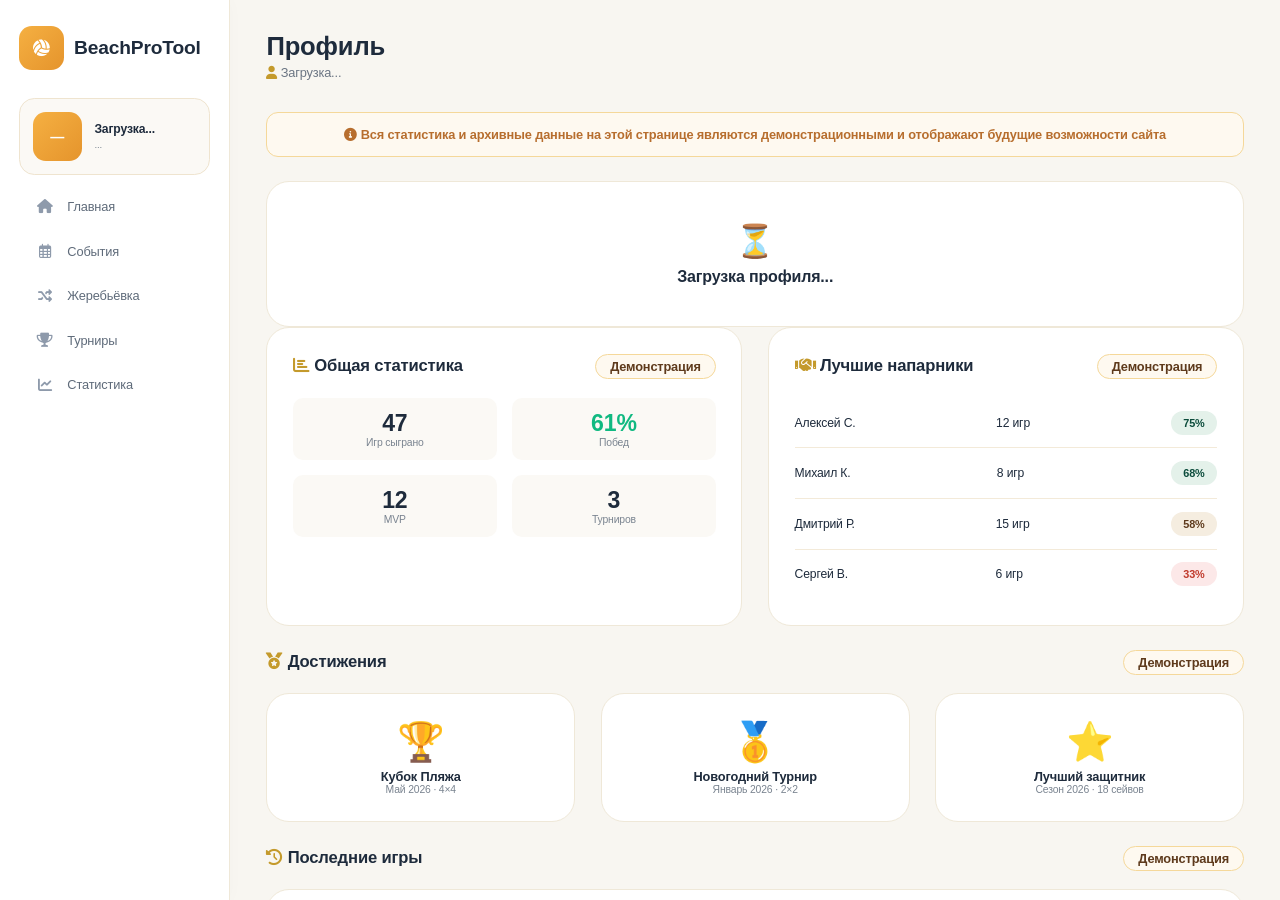
<file: profile.html>
<!DOCTYPE html>
<html lang="ru">
<head>
    <meta charset="UTF-8">
    <meta name="viewport" content="width=device-width, initial-scale=1.0, maximum-scale=1.0, user-scalable=yes, viewport-fit=cover">
    <link rel="stylesheet" href="index.css">
    <link rel="shortcut icon" href="https://shop.volleyballworld.com/cdn/shop/files/img12_345d9141-a883-46c9-af70-458a7351b10b.jpg?v=1754471467&width=1080">
    <link rel="stylesheet" href="https://cdnjs.cloudflare.com/ajax/libs/font-awesome/6.0.0-beta3/css/all.min.css">
    <title>Beach Pro Tool · Профиль</title>
</head>
<body>
    <!-- ===== БОКОВАЯ ПАНЕЛЬ ===== -->
    <aside class="sideBar">
        <div class="logoArea">
            <div class="logoIcon"><i class="fas fa-volleyball-ball"></i></div>
            <div class="logoText">BeachProTool</div>
        </div>
        <a href="profile.html">
            <div class="userCard">
                <div class="userAvatar">—</div>
                <div class="userInfo">
                    <div class="userName" data-js-user-name>Загрузка...</div>
                    <div class="userRole" data-js-user-role>...</div>
                </div>
            </div>
        </a>
        <nav class="navMenu">
            <a href="index.html"><div class="navItem"><i class="fas fa-home"></i><span>Главная</span></div></a>
            <a href="events.html"><div class="navItem"><i class="far fa-calendar-alt"></i><span>События</span></div></a>
            <a href="draw.html"><div class="navItem"><i class="fas fa-random"></i><span>Жеребьёвка</span></div></a>
            <a href="tournaments.html"><div class="navItem"><i class="fas fa-trophy"></i><span>Турниры</span></div></a>
            <a href="stats.html"><div class="navItem"><i class="fas fa-chart-line"></i><span>Статистика</span></div></a>
        </nav>
    </aside>

    <!-- ===== ОСНОВНОЙ КОНТЕНТ ===== -->
    <main class="mainContent">
        <div class="topBar">
            <div class="topBarText">
                <h1>Профиль</h1>
                <p><i class="fas fa-user" style="color:#c49a2c;"></i> Загрузка...</p>
            </div>
            <div class="topActions">
                <button class="buttonAccent" id="edit-profile-btn" style="display:none;">
                    <i class="fas fa-edit"></i> Редактировать
                </button>
                <button id="notification-toggle-btn" style="display:none;" title="Управление уведомлениями">
                    <i class="fas fa-bell" id="notification-icon"></i>
                    <span id="notification-text">Уведомления</span>
                </button>
                <button id="logout-profile-btn" style="display:none;">
                    <i class="fas fa-sign-out-alt"></i> Выйти
                </button>
            </div>
        </div>

        <!-- Информационное сообщение -->
        <div class="authMessage" style="display:block; background:#fef9f0; color:#b76e2e; border:1px solid #f5d89a; margin-bottom:clamp(16px,2vw,24px);">
            <i class="fas fa-info-circle"></i>
            Вся статистика и архивные данные на этой странице являются демонстрационными и отображают будущие возможности сайта
        </div>

        <!-- Карточка профиля -->
        <div id="profile-card-container">
            <div class="card" style="text-align:center;padding:40px;">
                <div style="font-size:2rem;">⏳</div>
                <div style="font-weight:600;margin-top:8px;">Загрузка профиля...</div>
            </div>
        </div>

        <!-- Статистика и напарники -->
        <div class="mainBoard" style="margin-bottom: clamp(16px, 2vw, 24px); align-items: stretch;">
            <div class="card" style="display: flex; flex-direction: column;">
                <div class="cardHeader">
                    <h3><i class="fas fa-chart-bar" style="color:#c49a2c;"></i> Общая статистика</h3>
                    <span class="tag" style="background:#fef9f0; border:1px solid #f5d89a; font-size:0.8rem; padding:4px 14px;">Демонстрация</span>
                </div>
                <div style="display: grid; grid-template-columns: 1fr 1fr; gap: clamp(10px, 1.2vw, 16px); flex: 1; align-content: start;">
                    <div style="text-align: center; padding: clamp(8px, 1vw, 12px); background: #fbf9f5; border-radius: clamp(6px, 0.8vw, 10px);">
                        <div class="statValue">47</div>
                        <div class="statLabel">Игр сыграно</div>
                    </div>
                    <div style="text-align: center; padding: clamp(8px, 1vw, 12px); background: #fbf9f5; border-radius: clamp(6px, 0.8vw, 10px);">
                        <div class="statValue" style="color: #10b981;">61%</div>
                        <div class="statLabel">Побед</div>
                    </div>
                    <div style="text-align: center; padding: clamp(8px, 1vw, 12px); background: #fbf9f5; border-radius: clamp(6px, 0.8vw, 10px);">
                        <div class="statValue">12</div>
                        <div class="statLabel">MVP</div>
                    </div>
                    <div style="text-align: center; padding: clamp(8px, 1vw, 12px); background: #fbf9f5; border-radius: clamp(6px, 0.8vw, 10px);">
                        <div class="statValue">3</div>
                        <div class="statLabel">Турниров</div>
                    </div>
                </div>
            </div>

            <div class="card" style="display: flex; flex-direction: column;">
                <div class="cardHeader">
                    <h3><i class="fas fa-handshake" style="color:#c49a2c;"></i> Лучшие напарники</h3>
                    <span class="tag" style="background:#fef9f0; border:1px solid #f5d89a; font-size:0.8rem; padding:4px 14px;">Демонстрация</span>
                </div>
                <div style="flex: 1; display: flex; flex-direction: column; justify-content: center;">
                    <div class="partnerItem"><span>Алексей С.</span><span>12 игр</span><span class="tag" style="background: #e4f1ea; color: #0b4b3b;">75%</span></div>
                    <div class="partnerItem"><span>Михаил К.</span><span>8 игр</span><span class="tag" style="background: #e4f1ea; color: #0b4b3b;">68%</span></div>
                    <div class="partnerItem"><span>Дмитрий Р.</span><span>15 игр</span><span class="tag">58%</span></div>
                    <div class="partnerItem"><span>Сергей В.</span><span>6 игр</span><span class="tag" style="background: #fce8e8; color: #c0392b;">33%</span></div>
                </div>
            </div>
        </div>

        <!-- Достижения -->
        <div class="cardHeader" style="margin-bottom: clamp(12px, 1.5vw, 18px);">
            <h3><i class="fas fa-medal" style="color:#c49a2c;"></i> Достижения</h3>
            <span class="tag" style="background:#fef9f0; border:1px solid #f5d89a; font-size:0.8rem; padding:4px 14px;">Демонстрация</span>
        </div>
        <div class="lowerBoard" style="margin-bottom: clamp(16px, 2vw, 24px);">
            <div class="card" style="text-align: center;">
                <div style="font-size: clamp(2rem, 3vw, 3rem); margin-bottom: 4px;">🏆</div>
                <div style="font-weight: 700; font-size: clamp(0.8rem, 0.95vw, 1rem);">Кубок Пляжа</div>
                <div style="font-size: clamp(0.65rem, 0.8vw, 0.85rem); color: #7a8490;">Май 2026 · 4×4</div>
            </div>
            <div class="card" style="text-align: center;">
                <div style="font-size: clamp(2rem, 3vw, 3rem); margin-bottom: 4px;">🥇</div>
                <div style="font-weight: 700; font-size: clamp(0.8rem, 0.95vw, 1rem);">Новогодний Турнир</div>
                <div style="font-size: clamp(0.65rem, 0.8vw, 0.85rem); color: #7a8490;">Январь 2026 · 2×2</div>
            </div>
            <div class="card" style="text-align: center;">
                <div style="font-size: clamp(2rem, 3vw, 3rem); margin-bottom: 4px;">⭐</div>
                <div style="font-weight: 700; font-size: clamp(0.8rem, 0.95vw, 1rem);">Лучший защитник</div>
                <div style="font-size: clamp(0.65rem, 0.8vw, 0.85rem); color: #7a8490;">Сезон 2026 · 18 сейвов</div>
            </div>
        </div>

        <!-- Последние игры -->
        <div class="cardHeader" style="margin-bottom: clamp(12px, 1.5vw, 18px);">
            <h3><i class="fas fa-history" style="color:#c49a2c;"></i> Последние игры</h3>
            <span class="tag" style="background:#fef9f0; border:1px solid #f5d89a; font-size:0.8rem; padding:4px 14px;">Демонстрация</span>
        </div>
        <div class="card" style="margin-bottom: clamp(16px, 2vw, 24px);">
            <div class="matchHistoryItem">
                <span>21 мая · 2×2 · с Антон С.</span>
                <span class="tag" style="background: #e4f1ea; color: #0b4b3b;">2 : 0</span>
            </div>
            <hr>
            <div class="matchHistoryItem">
                <span>20 мая · 2×2 · с Василий К.</span>
                <span class="tag" style="background: #e4f1ea; color: #0b4b3b;">2 : 1</span>
            </div>
            <hr>
            <div class="matchHistoryItem">
                <span>18 мая · 4×4 · с Евгений М.</span>
                <span class="tag" style="background: #fce8e8; color: #c0392b;">0 : 2</span>
            </div>
            <hr>
            <div class="matchHistoryItem">
                <span>14 мая · 2×2 · с Олег Н.</span>
                <span class="tag" style="background: #e4f1ea; color: #0b4b3b;">2 : 0</span>
            </div>
            <hr>
            <div class="matchHistoryItem">
                <span>10 мая · Турнир · с Антон С.</span>
                <span class="tag" style="background: #e4f1ea; color: #0b4b3b;">2 : 1</span>
            </div>
        </div>
    </main>

    <!-- ===== МОДАЛЬНОЕ ОКНО: РЕДАКТИРОВАНИЕ ПРОФИЛЯ ===== -->
    <div id="edit-profile-modal" class="modal" style="display:none;">
        <div class="modal-content card" style="max-width: 500px; margin: 50px auto;">
            <div class="cardHeader">
                <h3>Редактирование профиля</h3>
                <button class="close-modal" data-modal="edit-profile-modal">&times;</button>
            </div>
            <form id="edit-profile-form">
                <div class="authFormRow">
                    <div class="authFormGroup">
                        <label>Имя</label>
                        <input type="text" name="name" required />
                    </div>
                    <div class="authFormGroup">
                        <label>Фамилия</label>
                        <input type="text" name="surname" required />
                    </div>
                </div>
                <div class="authFormGroup">
                    <label>Пол</label>
                    <div class="authRadioGroup">
                        <label><input type="radio" name="gender" value="male" /> Мужской</label>
                        <label><input type="radio" name="gender" value="female" /> Женский</label>
                    </div>
                </div>
                <div class="authFormGroup">
                    <label>Город</label>
                    <input type="text" name="city" />
                </div>
                <div class="authFormRow">
                    <div class="authFormGroup">
                        <label>Дата рождения</label>
                        <input type="date" name="dateOfBirth" />
                    </div>
                    <div class="authFormGroup">
                        <label>Рост (см)</label>
                        <input type="number" name="height" min="140" max="250" />
                    </div>
                </div>
                <div class="authFormRow">
                    <div class="authFormGroup">
                        <label>Позиция</label>
                        <select name="position">
                            <option value="">Не выбрано</option>
                            <option>Защитник</option>
                            <option>Блокирующий</option>
                            <option>Универсал</option>
                        </select>
                    </div>
                    <div class="authFormGroup">
                        <label>Уровень</label>
                        <select name="level">
                            <option value="">Не выбрано</option>
                            <option>Новичок</option>
                            <option>Любитель</option>
                            <option>Любитель+</option>
                            <option>Профи</option>
                        </select>
                    </div>
                </div>
                <div class="authFormGroup">
                    <label>Старый пароль (для смены пароля)</label>
                    <input type="password" name="oldPassword" placeholder="Оставьте пустым, если не хотите менять" />
                </div>
                <div class="authFormGroup">
                    <label>Новый пароль</label>
                    <input type="password" name="newPassword" placeholder="Минимум 6 символов" minlength="6" />
                </div>
                <button type="submit" class="buttonAccent authSubmit">Сохранить</button>
            </form>
        </div>
    </div>

    <!-- ===== НИЖНЯЯ НАВИГАЦИЯ (МОБИЛЬНАЯ) ===== -->
    <div class="bottomNav">
        <a href="index.html"><div class="bottomNavItem"><i class="fas fa-home"></i><span>Главная</span></div></a>
        <a href="events.html"><div class="bottomNavItem"><i class="fas fa-calendar-plus"></i><span>События</span></div></a>
        <a href="draw.html"><div class="bottomNavItem"><i class="fas fa-random"></i><span>Жеребьёвка</span></div></a>
        <a href="stats.html"><div class="bottomNavItem"><i class="fas fa-chart-bar"></i><span>Статистика</span></div></a>
        <a href="tournaments.html"><div class="bottomNavItem"><i class="fas fa-trophy"></i><span>Турниры</span></div></a>
        <a href="profile.html"><div class="bottomNavItem active"><i class="fas fa-user"></i><span>Профиль</span></div></a>
    </div>

    <script type="module" src="profile.js"></script>
</body>
</html>
</file>
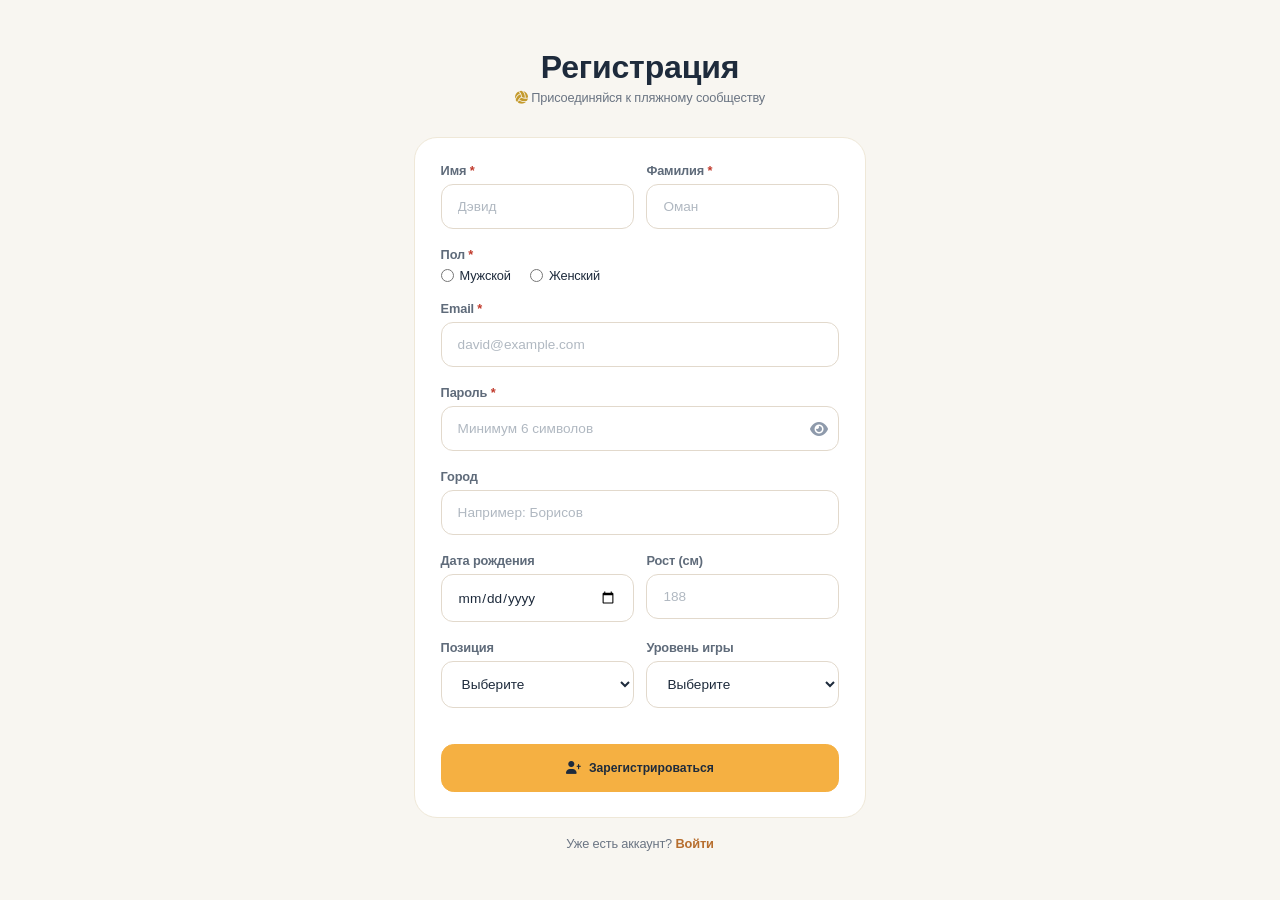
<file: registration.html>
<!DOCTYPE html>
<html lang="ru">
<head>
    <meta charset="UTF-8">
    <meta name="viewport" content="width=device-width, initial-scale=1.0, maximum-scale=1.0, user-scalable=yes, viewport-fit=cover">
    <link rel="stylesheet" href="index.css">
    <link rel="shortcut icon" href="https://shop.volleyballworld.com/cdn/shop/files/img12_345d9141-a883-46c9-af70-458a7351b10b.jpg?v=1754471467&width=1080">
    <link rel="stylesheet" href="https://cdnjs.cloudflare.com/ajax/libs/font-awesome/6.0.0-beta3/css/all.min.css">
    <title>Beach Pro Tool · Регистрация</title>
</head>
<body>
    <div class="authContainer">
        <div class="authHeader">
            <h1>Регистрация</h1>
            <p><i class="fas fa-volleyball-ball" style="color:#c49a2c;"></i> Присоединяйся к пляжному сообществу</p>
        </div>

        <div class="card">
            <form data-js-registration-form>
                <div class="authFormRow">
                    <div class="authFormGroup">
                        <label for="name">Имя <span class="authRequired">*</span></label>
                        <input type="text" name="name" id="name" placeholder="Дэвид" required minlength="2">
                    </div>
                    <div class="authFormGroup">
                        <label for="surname">Фамилия <span class="authRequired">*</span></label>
                        <input type="text" name="surname" id="surname" placeholder="Оман" required minlength="2">
                    </div>
                </div>

                <div class="authFormGroup">
                    <label>Пол <span class="authRequired">*</span></label>
                    <div class="authRadioGroup">
                        <label><input type="radio" name="gender" value="male" required> Мужской</label>
                        <label><input type="radio" name="gender" value="female" required> Женский</label>
                    </div>
                </div>

                <div class="authFormGroup">
                    <label for="email">Email <span class="authRequired">*</span></label>
                    <input type="email" name="email" id="email" placeholder="david@example.com" required>
                </div>

                <div class="authFormGroup">
                    <label for="password">Пароль <span class="authRequired">*</span></label>
                    <div class="passwordWrapper">
                        <input type="password" name="password" id="password" placeholder="Минимум 6 символов" required minlength="6" maxlength="25">
                        <i class="togglePassword fas fa-eye" data-js-toggle-password></i>
                    </div>
                </div>

                <div class="authFormGroup">
                    <label for="city">Город</label>
                    <input type="text" name="city" id="city" placeholder="Например: Борисов">
                </div>

                <div class="authFormRow">
                    <div class="authFormGroup">
                        <label for="dateOfBirth">Дата рождения</label>
                        <input type="date" name="dateOfBirth" id="dateOfBirth" max="">
                    </div>
                    <div class="authFormGroup">
                        <label for="height">Рост (см)</label>
                        <input type="number" name="height" id="height" placeholder="188" min="140" max="250">
                    </div>
                </div>

                <div class="authFormRow">
                    <div class="authFormGroup">
                        <label for="position">Позиция</label>
                        <select name="position" id="position">
                            <option value="">Выберите</option>
                            <option>Защитник</option>
                            <option>Блокирующий</option>
                            <option>Универсал</option>
                        </select>
                    </div>
                    <div class="authFormGroup">
                        <label for="level">Уровень игры</label>
                        <select name="level" id="level">
                            <option value="">Выберите</option>
                            <option>Новичок</option>
                            <option>Любитель</option>
                            <option>Любитель+</option>
                            <option>Профи</option>
                        </select>
                    </div>
                </div>

                <div class="authMessage" data-js-auth-message></div>

                <button type="submit" class="buttonAccent authSubmit">
                    <i class="fas fa-user-plus"></i> Зарегистрироваться
                </button>
            </form>
        </div>

        <div class="authLink">
            Уже есть аккаунт? <a href="login.html">Войти</a>
        </div>
    </div>

    <script type="module" src="registration.js"></script>
</body>
</html>
</file>
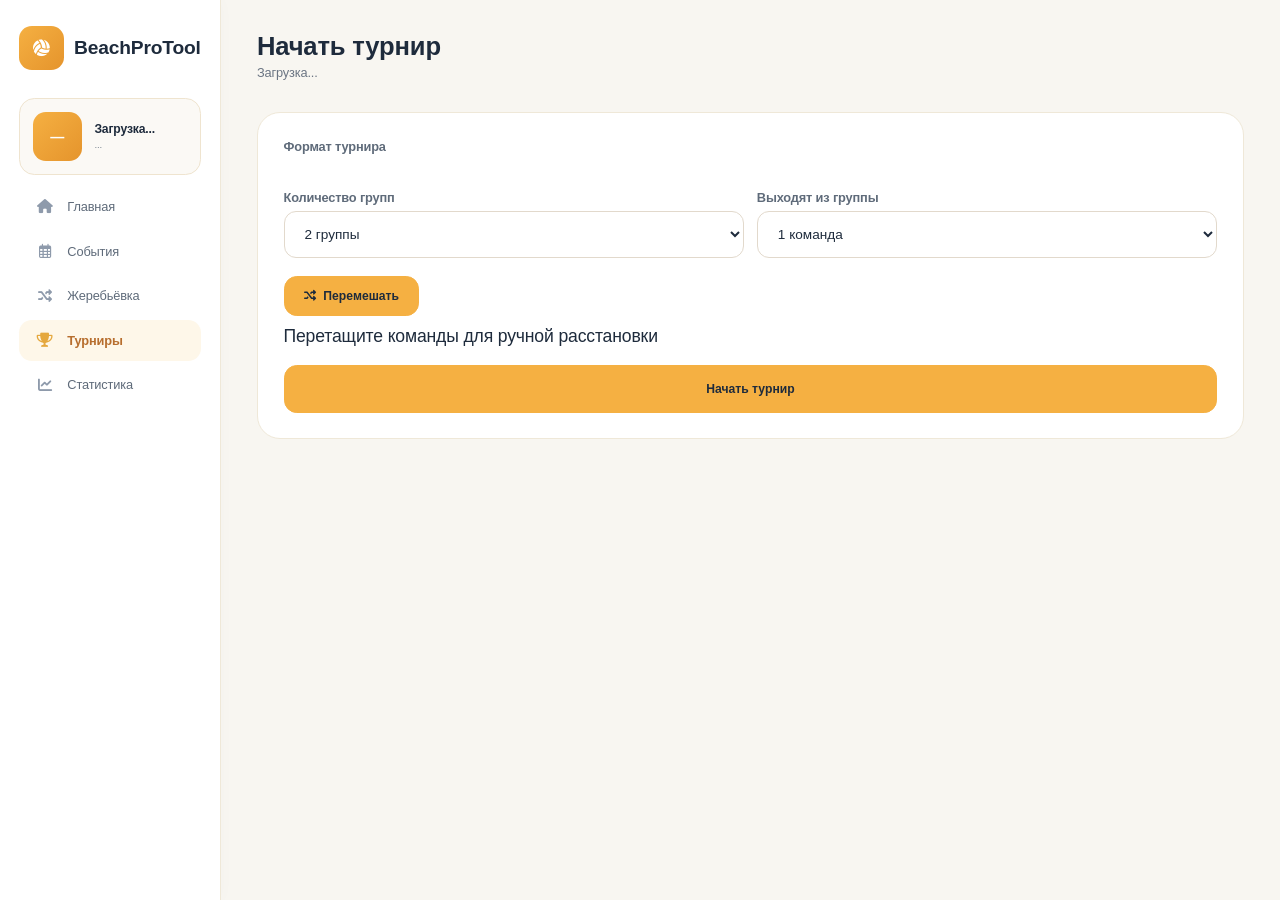
<file: startTournament.html>
<!DOCTYPE html>
<html lang="ru">
<head>
    <meta charset="UTF-8">
    <meta name="viewport" content="width=device-width, initial-scale=1.0, maximum-scale=1.0, user-scalable=yes, viewport-fit=cover">
    <link rel="stylesheet" href="index.css">
    <link rel="shortcut icon" href="https://shop.volleyballworld.com/cdn/shop/files/img12_345d9141-a883-46c9-af70-458a7351b10b.jpg?v=1754471467&width=1080">
    <link rel="stylesheet" href="https://cdnjs.cloudflare.com/ajax/libs/font-awesome/6.0.0-beta3/css/all.min.css">
    <title>Beach Pro Tool · Начать турнир</title>
</head>
<body>
    <!-- ===== БОКОВАЯ ПАНЕЛЬ ===== -->
    <aside class="sideBar">
        <div class="logoArea">
            <div class="logoIcon"><i class="fas fa-volleyball-ball"></i></div>
            <div class="logoText">BeachProTool</div>
        </div>
        <a href="profile.html">
            <div class="userCard">
                <div class="userAvatar">—</div>
                <div class="userInfo">
                    <div class="userName" data-js-user-name>Загрузка...</div>
                    <div class="userRole" data-js-user-role>...</div>
                </div>
            </div>
        </a>
        <nav class="navMenu">
            <a href="index.html"><div class="navItem"><i class="fas fa-home"></i><span>Главная</span></div></a>
            <a href="events.html"><div class="navItem"><i class="far fa-calendar-alt"></i><span>События</span></div></a>
            <a href="draw.html"><div class="navItem"><i class="fas fa-random"></i><span>Жеребьёвка</span></div></a>
            <a href="tournaments.html"><div class="navItem active"><i class="fas fa-trophy"></i><span>Турниры</span></div></a>
            <a href="stats.html"><div class="navItem"><i class="fas fa-chart-line"></i><span>Статистика</span></div></a>
        </nav>
    </aside>

    <!-- ===== ОСНОВНОЙ КОНТЕНТ ===== -->
    <div class="start-page-wrapper">
        <main class="mainContent start-tournament">
            <div class="topBar">
                <div class="topBarText">
                    <h1>Начать турнир</h1>
                    <p id="tournament-title">Загрузка...</p>
                </div>
            </div>

            <div class="card">
                <div class="card-body">
                    <form id="start-tournament-form">
                        <input type="hidden" id="event-id" />
                        <input type="hidden" id="tournament-format" name="format" />

                        <div class="authFormGroup">
                            <label>Формат турнира</label>
                            <div id="format-display" style="font-weight: 600; padding: 6px 0;"></div>
                        </div>

                        <div id="group-params">
                            <div class="authFormRow">
                                <div class="authFormGroup">
                                    <label>Количество групп</label>
                                    <select id="group-count" name="groupCount">
                                        <option value="2">2 группы</option>
                                    </select>
                                </div>
                                <div class="authFormGroup">
                                    <label>Выходят из группы</label>
                                    <select id="advance-count" name="advanceCount">
                                        <option value="1">1 команда</option>
                                    </select>
                                </div>
                            </div>
                        </div>

                        <div id="shuffle-container">
                            <button type="button" id="shuffle-btn" class="buttonAccent">
                                <i class="fas fa-random"></i> Перемешать
                            </button>
                        </div>

                        <div id="manual-placement" style="padding: 10px 0px 0px 0px;">
                            <p style="font-size: 1.1rem; margin-bottom: 12px;">Перетащите команды для ручной расстановки</p>
                            <div id="groups-container" class="groups-grid"></div>
                        </div>

                        <div id="validation-message" class="error-message"></div>

                        <button type="submit" class="buttonAccent authSubmit">Начать турнир</button>
                    </form>
                </div>
            </div>
        </main>

        <!-- ===== НИЖНЯЯ НАВИГАЦИЯ (МОБИЛЬНАЯ) ===== -->
        <div class="bottomNav">
            <a href="index.html"><div class="bottomNavItem"><i class="fas fa-home"></i><span>Главная</span></div></a>
            <a href="events.html"><div class="bottomNavItem"><i class="fas fa-calendar-plus"></i><span>События</span></div></a>
            <a href="draw.html"><div class="bottomNavItem"><i class="fas fa-random"></i><span>Жеребьёвка</span></div></a>
            <a href="stats.html"><div class="bottomNavItem"><i class="fas fa-chart-bar"></i><span>Статистика</span></div></a>
            <a href="tournaments.html"><div class="bottomNavItem active"><i class="fas fa-trophy"></i><span>Турниры</span></div></a>
            <a href="profile.html"><div class="bottomNavItem"><i class="fas fa-user"></i><span>Профиль</span></div></a>
        </div>
    </div>

    <script type="module" src="startTournament.js"></script>
</body>
</html>
</file>
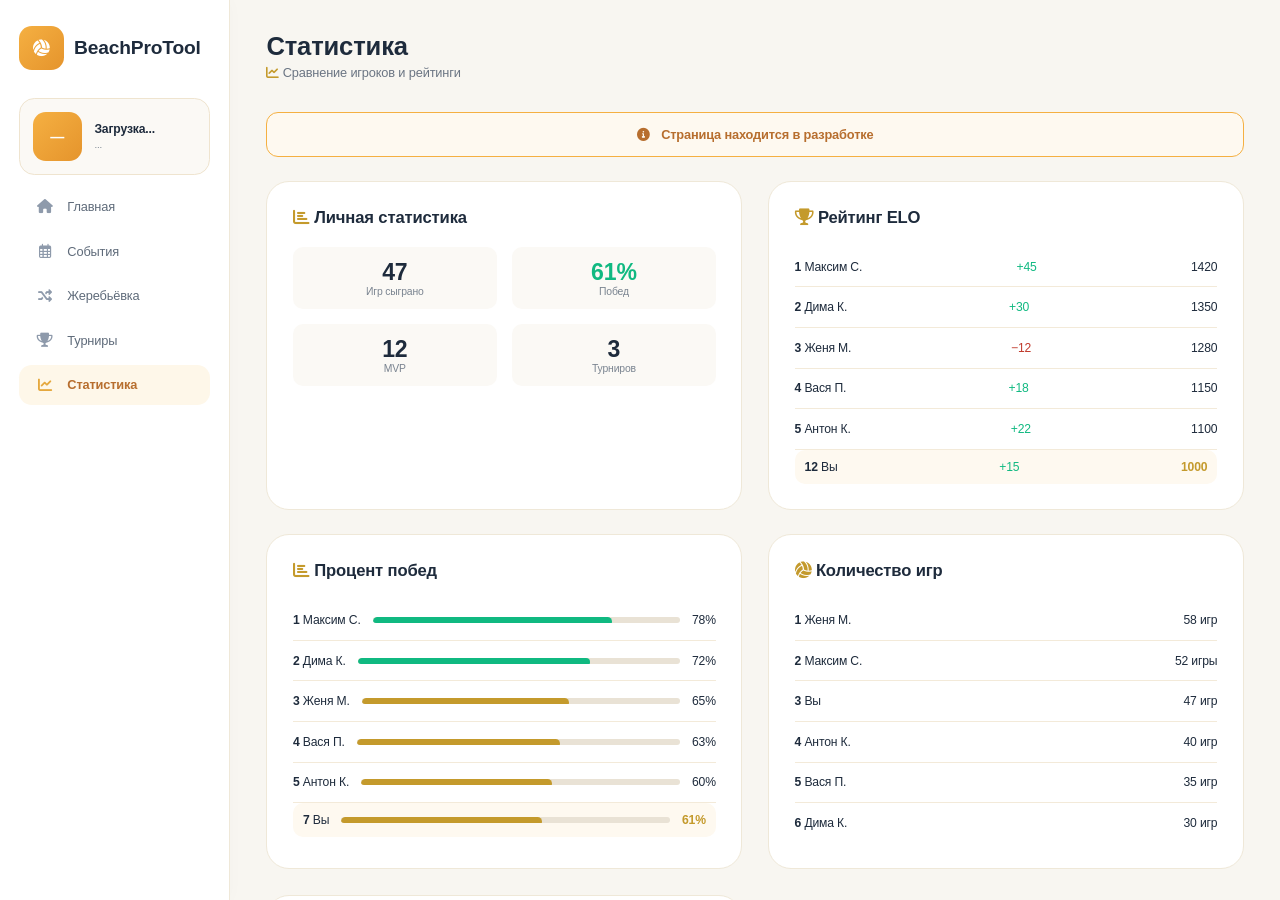
<file: stats.html>
<!DOCTYPE html>
<html lang="ru">
<head>
    <meta charset="UTF-8">
    <meta name="viewport" content="width=device-width, initial-scale=1.0, maximum-scale=1.0, user-scalable=yes, viewport-fit=cover">
    <link rel="stylesheet" href="index.css">
    <link rel="shortcut icon" href="https://shop.volleyballworld.com/cdn/shop/files/img12_345d9141-a883-46c9-af70-458a7351b10b.jpg?v=1754471467&width=1080">
    <link rel="stylesheet" href="https://cdnjs.cloudflare.com/ajax/libs/font-awesome/6.0.0-beta3/css/all.min.css">
    <title>Beach Pro Tool · Статистика</title>
</head>
<body>
    <!-- ===== БОКОВАЯ ПАНЕЛЬ ===== -->
    <aside class="sideBar">
        <div class="logoArea">
            <div class="logoIcon"><i class="fas fa-volleyball-ball"></i></div>
            <div class="logoText">BeachProTool</div>
        </div>
        <a href="profile.html">
            <div class="userCard">
                <div class="userAvatar">—</div>
                <div class="userInfo">
                    <div class="userName" data-js-user-name>Загрузка...</div>
                    <div class="userRole" data-js-user-role>...</div>
                </div>
            </div>
        </a>
        <nav class="navMenu">
            <a href="index.html"><div class="navItem"><i class="fas fa-home"></i><span>Главная</span></div></a>
            <a href="events.html"><div class="navItem"><i class="far fa-calendar-alt"></i><span>События</span></div></a>
            <a href="draw.html"><div class="navItem"><i class="fas fa-random"></i><span>Жеребьёвка</span></div></a>
            <a href="tournaments.html"><div class="navItem"><i class="fas fa-trophy"></i><span>Турниры</span></div></a>
            <a href="stats.html"><div class="navItem active"><i class="fas fa-chart-line"></i><span>Статистика</span></div></a>
        </nav>
    </aside>

    <!-- ===== ОСНОВНОЙ КОНТЕНТ ===== -->
    <main class="mainContent">
        <div class="topBar">
            <div class="topBarText">
                <h1>Статистика</h1>
                <p><i class="fas fa-chart-line" style="color:#c49a2c;"></i> Сравнение игроков и рейтинги</p>
            </div>
        </div>

        <div class="authMessage" style="display:block; background:#fef9f0; color:#b76e2e; border:1px solid #f5b042; margin-bottom:clamp(16px,2vw,24px); text-align:center;">
            <i class="fas fa-info-circle" style="margin-right:8px;"></i>
            Страница находится в разработке
        </div>

        <!-- Личная статистика и рейтинг ELO -->
        <div class="mainBoard" style="margin-bottom: clamp(16px, 2vw, 24px); align-items: stretch;">
            <div class="card" style="display: flex; flex-direction: column;">
                <div class="cardHeader"><h3><i class="fas fa-chart-bar" style="color:#c49a2c;"></i> Личная статистика</h3></div>
                <div style="display: grid; grid-template-columns: 1fr 1fr; gap: clamp(10px, 1.2vw, 16px); flex: 1; align-content: start;">
                    <div style="text-align: center; padding: clamp(8px, 1vw, 12px); background: #fbf9f5; border-radius: clamp(6px, 0.8vw, 10px);">
                        <div class="statValue">47</div>
                        <div class="statLabel">Игр сыграно</div>
                    </div>
                    <div style="text-align: center; padding: clamp(8px, 1vw, 12px); background: #fbf9f5; border-radius: clamp(6px, 0.8vw, 10px);">
                        <div class="statValue" style="color: #10b981;">61%</div>
                        <div class="statLabel">Побед</div>
                    </div>
                    <div style="text-align: center; padding: clamp(8px, 1vw, 12px); background: #fbf9f5; border-radius: clamp(6px, 0.8vw, 10px);">
                        <div class="statValue">12</div>
                        <div class="statLabel">MVP</div>
                    </div>
                    <div style="text-align: center; padding: clamp(8px, 1vw, 12px); background: #fbf9f5; border-radius: clamp(6px, 0.8vw, 10px);">
                        <div class="statValue">3</div>
                        <div class="statLabel">Турниров</div>
                    </div>
                </div>
            </div>

            <div class="card" style="display: flex; flex-direction: column;">
                <div class="cardHeader"><h3><i class="fas fa-trophy" style="color:#c49a2c;"></i> Рейтинг ELO</h3></div>
                <div style="flex: 1;">
                    <div class="partnerItem"><span><strong>1</strong> Максим С.</span><span style="color:#10b981;">+45</span><span>1420</span></div>
                    <div class="partnerItem"><span><strong>2</strong> Дима К.</span><span style="color:#10b981;">+30</span><span>1350</span></div>
                    <div class="partnerItem"><span><strong>3</strong> Женя М.</span><span style="color:#c0392b;">−12</span><span>1280</span></div>
                    <div class="partnerItem"><span><strong>4</strong> Вася П.</span><span style="color:#10b981;">+18</span><span>1150</span></div>
                    <div class="partnerItem"><span><strong>5</strong> Антон К.</span><span style="color:#10b981;">+22</span><span>1100</span></div>
                    <div class="partnerItem" style="background: #fef9f0; border-radius: clamp(6px, 0.8vw, 10px); padding: clamp(6px, 0.8vw, 10px);">
                        <span><strong>12</strong> Вы</span><span style="color:#10b981;">+15</span><span style="font-weight:700; color:#c49a2c;">1000</span>
                    </div>
                </div>
            </div>
        </div>

        <!-- Процент побед и количество игр -->
        <div class="mainBoard" style="margin-bottom: clamp(16px, 2vw, 24px); align-items: stretch;">
            <div class="card" style="display: flex; flex-direction: column;">
                <div class="cardHeader"><h3><i class="fas fa-chart-bar" style="color:#c49a2c;"></i> Процент побед</h3></div>
                <div style="flex: 1;">
                    <div class="partnerItem"><span><strong>1</strong> Максим С.</span><div class="progressBg" style="flex:1; margin:0 12px; height:6px;"><div class="progressFill" style="width:78%; background:#10b981;"></div></div><span>78%</span></div>
                    <div class="partnerItem"><span><strong>2</strong> Дима К.</span><div class="progressBg" style="flex:1; margin:0 12px; height:6px;"><div class="progressFill" style="width:72%; background:#10b981;"></div></div><span>72%</span></div>
                    <div class="partnerItem"><span><strong>3</strong> Женя М.</span><div class="progressBg" style="flex:1; margin:0 12px; height:6px;"><div class="progressFill" style="width:65%; background:#c49a2c;"></div></div><span>65%</span></div>
                    <div class="partnerItem"><span><strong>4</strong> Вася П.</span><div class="progressBg" style="flex:1; margin:0 12px; height:6px;"><div class="progressFill" style="width:63%; background:#c49a2c;"></div></div><span>63%</span></div>
                    <div class="partnerItem"><span><strong>5</strong> Антон К.</span><div class="progressBg" style="flex:1; margin:0 12px; height:6px;"><div class="progressFill" style="width:60%; background:#c49a2c;"></div></div><span>60%</span></div>
                    <div class="partnerItem" style="background:#fef9f0; border-radius:clamp(6px,0.8vw,10px); padding:clamp(6px,0.8vw,10px);">
                        <span><strong>7</strong> Вы</span><div class="progressBg" style="flex:1; margin:0 12px; height:6px;"><div class="progressFill" style="width:61%; background:#c49a2c;"></div></div><span style="font-weight:700; color:#c49a2c;">61%</span>
                    </div>
                </div>
            </div>

            <div class="card" style="display: flex; flex-direction: column;">
                <div class="cardHeader"><h3><i class="fas fa-volleyball-ball" style="color:#c49a2c;"></i> Количество игр</h3></div>
                <div style="flex: 1;">
                    <div class="partnerItem"><span><strong>1</strong> Женя М.</span><span>58 игр</span></div>
                    <div class="partnerItem"><span><strong>2</strong> Максим С.</span><span>52 игры</span></div>
                    <div class="partnerItem"><span><strong>3</strong> Вы</span><span>47 игр</span></div>
                    <div class="partnerItem"><span><strong>4</strong> Антон К.</span><span>40 игр</span></div>
                    <div class="partnerItem"><span><strong>5</strong> Вася П.</span><span>35 игр</span></div>
                    <div class="partnerItem"><span><strong>6</strong> Дима К.</span><span>30 игр</span></div>
                </div>
            </div>

            <div class="card" style="margin-bottom: clamp(16px, 2vw, 24px);">
                <div class="cardHeader"><h3><i class="fas fa-medal" style="color:#c49a2c;"></i> MVP сезона</h3></div>
                <div class="partnerItem"><span><strong>1</strong> Максим С.</span><span>15 MVP</span></div>
                <div class="partnerItem"><span><strong>2</strong> Вы</span><span>12 MVP</span></div>
                <div class="partnerItem"><span><strong>3</strong> Дима К.</span><span>10 MVP</span></div>
                <div class="partnerItem"><span><strong>4</strong> Женя М.</span><span>8 MVP</span></div>
                <div class="partnerItem"><span><strong>5</strong> Вася П.</span><span>6 MVP</span></div>
                <div class="partnerItem"><span><strong>6</strong> Антон К.</span><span>4 MVP</span></div>
            </div>
        </div>
    </main>

    <!-- ===== НИЖНЯЯ НАВИГАЦИЯ (МОБИЛЬНАЯ) ===== -->
    <div class="bottomNav">
        <a href="index.html"><div class="bottomNavItem"><i class="fas fa-home"></i><span>Главная</span></div></a>
        <a href="events.html"><div class="bottomNavItem"><i class="fas fa-calendar-plus"></i><span>События</span></div></a>
        <a href="draw.html"><div class="bottomNavItem"><i class="fas fa-random"></i><span>Жеребьёвка</span></div></a>
        <a href="stats.html"><div class="bottomNavItem active"><i class="fas fa-chart-bar"></i><span>Статистика</span></div></a>
        <a href="tournaments.html"><div class="bottomNavItem"><i class="fas fa-trophy"></i><span>Турниры</span></div></a>
        <a href="profile.html"><div class="bottomNavItem"><i class="fas fa-user"></i><span>Профиль</span></div></a>
    </div>

    <script type="module" src="stats.js"></script>
</body>
</html>
</file>
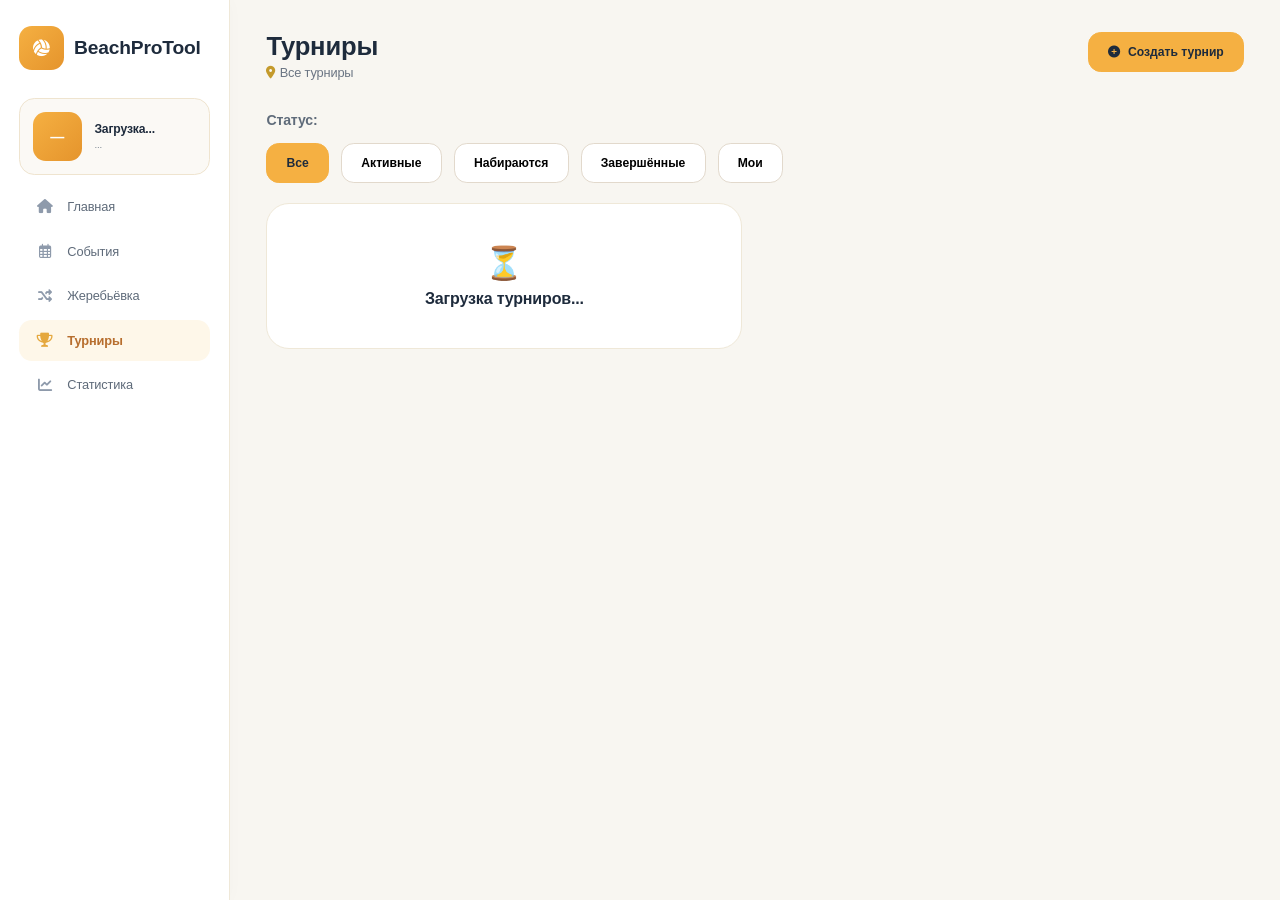
<file: tournaments.html>
<!DOCTYPE html>
<html lang="ru">
<head>
    <meta charset="UTF-8">
    <meta name="viewport" content="width=device-width, initial-scale=1.0, maximum-scale=1.0, user-scalable=yes, viewport-fit=cover">
    <link rel="stylesheet" href="index.css">
    <link rel="shortcut icon" href="https://shop.volleyballworld.com/cdn/shop/files/img12_345d9141-a883-46c9-af70-458a7351b10b.jpg?v=1754471467&width=1080">
    <link rel="stylesheet" href="https://cdnjs.cloudflare.com/ajax/libs/font-awesome/6.0.0-beta3/css/all.min.css">
    <title>Beach Pro Tool · Турниры</title>
</head>
<body>
    <!-- ===== БОКОВАЯ ПАНЕЛЬ ===== -->
    <aside class="sideBar">
        <div class="logoArea">
            <div class="logoIcon"><i class="fas fa-volleyball-ball"></i></div>
            <div class="logoText">BeachProTool</div>
        </div>
        <a href="profile.html">
            <div class="userCard">
                <div class="userAvatar">—</div>
                <div class="userInfo">
                    <div class="userName" data-js-user-name>Загрузка...</div>
                    <div class="userRole" data-js-user-role>...</div>
                </div>
            </div>
        </a>
        <nav class="navMenu">
            <a href="index.html"><div class="navItem"><i class="fas fa-home"></i><span>Главная</span></div></a>
            <a href="events.html"><div class="navItem"><i class="far fa-calendar-alt"></i><span>События</span></div></a>
            <a href="draw.html"><div class="navItem"><i class="fas fa-random"></i><span>Жеребьёвка</span></div></a>
            <a href="tournaments.html"><div class="navItem active"><i class="fas fa-trophy"></i><span>Турниры</span></div></a>
            <a href="stats.html"><div class="navItem"><i class="fas fa-chart-line"></i><span>Статистика</span></div></a>
        </nav>
    </aside>

    <!-- ===== ОСНОВНОЙ КОНТЕНТ ===== -->
    <main class="mainContent">
        <div class="topBar">
            <div class="topBarText">
                <h1>Турниры</h1>
                <p><i class="fas fa-map-marker-alt" style="color:#c49a2c;"></i> Все турниры</p>
            </div>
            <div class="topActions">
                <a href="createEvent.html?type=tournament"><button class="buttonAccent"><i class="fas fa-plus-circle"></i> Создать турнир</button></a>
            </div>
        </div>

        <!-- Фильтры -->
        <div class="filtersSection" style="margin-bottom:20px;">
            <span class="filterLabel">Статус:</span>
            <div class="filterGroup" data-filter-group="tournamentStatus">
                <button class="buttonAccent" data-filter-value="all">Все</button>
                <button data-filter-value="active">Активные</button>
                <button data-filter-value="registration">Набираются</button>
                <button data-filter-value="finished">Завершённые</button>
                <button data-filter-value="my">Мои</button>
            </div>
        </div>

        <!-- Список турниров -->
        <div class="mainBoard" id="tournaments-container">
            <div class="card" style="text-align:center;padding:40px;">
                <div style="font-size:2rem;">⏳</div>
                <div style="font-weight:600;margin-top:8px;">Загрузка турниров...</div>
            </div>
        </div>
    </main>

    <!-- ===== МОДАЛЬНОЕ ОКНО: ЗАПИСЬ КОМАНДЫ ===== -->
    <div id="team-registration-modal" class="modal" style="display:none;">
        <div class="modal-content card" style="max-width: 500px; margin: 50px auto;">
            <div class="cardHeader">
                <h3>Запись команды</h3>
                <button class="close-modal">&times;</button>
            </div>
            <div class="authMessage" style="display:none;"></div>
            <form id="team-registration-form">
                <input type="hidden" id="team-event-id" />
                <div id="team-players-container"></div>
                <button type="submit" class="buttonAccent authSubmit">Записать команду</button>
            </form>
        </div>
    </div>

    <!-- ===== МОДАЛЬНОЕ ОКНО: РЕДАКТИРОВАНИЕ СОБЫТИЯ ===== -->
    <div id="edit-event-modal" class="modal" style="display:none;">
    <div class="modal-content card" style="max-width:500px;max-height:90vh;overflow-y:auto;margin:20px auto;">
        <div class="cardHeader" style="position:sticky;top:0;background:white;z-index:1;">
            <h3>Редактирование события</h3>
            <button class="close-modal">&times;</button>
        </div>
        <form id="edit-event-form">
            <input type="hidden" id="edit-event-id"/>
            <h3 id="edit-title" style="margin-bottom:16px;font-weight:700;"></h3>
            <div class="authFormGroup">
                <label>Статус</label>
                <select id="edit-status" name="status">
                    <option value="pending">Набирается</option>
                    <option value="confirmed">Подтверждено</option>
                    <option value="cancelled">Отменено</option>
                </select>
            </div>
            <div class="authFormRow">
                <div class="authFormGroup">
                    <label>Дата</label>
                    <input type="date" id="edit-date" name="eventDate" required/>
                </div>
                <div class="authFormGroup">
                    <label>Время</label>
                    <input type="time" id="edit-time" name="eventTime" required/>
                </div>
            </div>
            <div class="authFormRow">
                <div class="authFormGroup">
                    <label>Формат</label>
                    <select id="edit-format" name="format" required>
                        <option value="">Выберите</option>
                        <option>2×2</option>
                        <option>3×3</option>
                        <option>4×4</option>
                    </select>
                </div>
                <div class="authFormGroup">
                    <label>Уровень</label>
                    <select id="edit-level" name="level">
                        <option value="">Любой</option>
                        <option value="Новичок">Новичок</option>
                        <option value="Любитель">Любитель</option>
                        <option value="Любитель+">Любитель+</option>
                        <option value="Профи">Профи</option>
                    </select>
                </div>
            </div>
            <div class="authFormRow">
                <div class="authFormGroup">
                    <label>Длительность (ч)</label>
                    <input type="number" id="edit-duration" name="duration" min="1" max="8"/>
                </div>
                <div class="authFormGroup">
                    <label>Макс. игроков</label>
                    <input type="number" id="edit-maxPlayers" name="maxPlayers" min="2" max="40"/>
                </div>
            </div>
            <div id="edit-tournament-fields" style="display:none;">
                <div class="authFormRow">
                    <div class="authFormGroup">
                        <label>Тип турнира</label>
                        <select id="edit-tournamentGender" name="tournamentGender">
                            <option value="">Любой</option>
                            <option value="Мужской">Мужской</option>
                            <option value="Женский">Женский</option>
                            <option value="Миксты">Миксты</option>
                        </select>
                    </div>
                    <div class="authFormGroup">
                        <label>Формат турнира</label>
                        <select id="edit-tournamentFormat" name="tournamentFormat">
                            <option value="">Выберите</option>
                            <option>Король корта (каждый с каждым)</option>
                            <option>Групповой этап + плей-офф</option>
                            <option>Олимпийская система (на вылет)</option>
                        </select>
                    </div>
                </div>
            </div>
            <div class="authFormGroup">
                <label>Место проведения</label>
                <input type="text" id="edit-location" name="location"/>
            </div>
            <div class="authFormGroup">
                <label>Описание</label>
                <textarea id="edit-description" name="description" rows="3"></textarea>
            </div>
            <button type="submit" class="buttonAccent authSubmit">Сохранить</button>
        </form>
    </div>
</div>

    <!-- ===== МОДАЛЬНОЕ ОКНО: УПРАВЛЕНИЕ УЧАСТНИКАМИ ===== -->
    <div id="manage-participants-modal" class="modal" style="display:none;">
        <div class="modal-content card" style="max-width:500px;margin:50px auto;">
            <div class="cardHeader"><h3>Управление участниками</h3><button class="close-modal">&times;</button></div>
            <div id="participants-manage-list" style="max-height:400px;overflow-y:auto;"></div>
        </div>
    </div>

    <!-- ===== НИЖНЯЯ НАВИГАЦИЯ (МОБИЛЬНАЯ) ===== -->
    <div class="bottomNav">
        <a href="index.html"><div class="bottomNavItem"><i class="fas fa-home"></i><span>Главная</span></div></a>
        <a href="events.html"><div class="bottomNavItem"><i class="fas fa-calendar-plus"></i><span>События</span></div></a>
        <a href="draw.html"><div class="bottomNavItem"><i class="fas fa-random"></i><span>Жеребьёвка</span></div></a>
        <a href="stats.html"><div class="bottomNavItem"><i class="fas fa-chart-bar"></i><span>Статистика</span></div></a>
        <a href="tournaments.html"><div class="bottomNavItem active"><i class="fas fa-trophy"></i><span>Турниры</span></div></a>
        <a href="profile.html"><div class="bottomNavItem"><i class="fas fa-user"></i><span>Профиль</span></div></a>
    </div>

    <script type="module" src="tournaments.js"></script>
    <script type="module" src="eventButtons.js"></script>
</body>
</html>
</file>
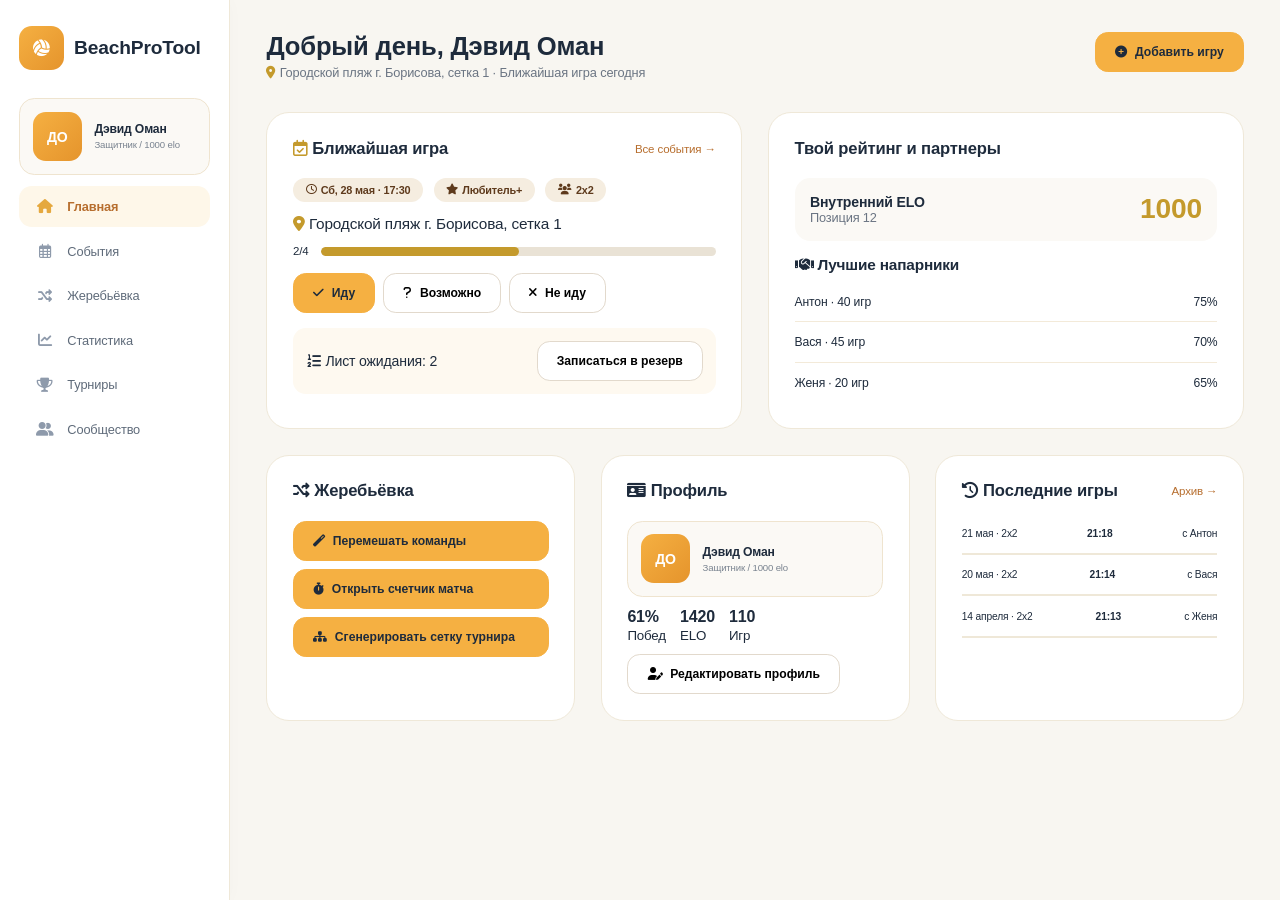
<file: v1.html>
<!DOCTYPE html>
<html>
    <head>
        <meta charset="UTF-8">
        <link rel="shortcut icon" href="https://shop.volleyballworld.com/cdn/shop/files/img12_345d9141-a883-46c9-af70-458a7351b10b.jpg?v=1754471467&width=1080"/> 
       <link rel="stylesheet" href="index.css">
        <!-- <link rel="preconnect" href="https://fonts.googleapis.com">
  <link rel="preconnect" href="https://fonts.gstatic.com" crossorigin>
  <link href="https://fonts.googleapis.com/css2?family=Inter:opsz,wght@14..32,400;14..32,500;14..32,600;14..32,700;14..32,800&display=swap" rel="stylesheet"> -->
  <link rel="stylesheet" href="https://cdnjs.cloudflare.com/ajax/libs/font-awesome/6.0.0-beta3/css/all.min.css">
        <title>Beach Pro Tool</title>
    </head>
    <body>
        <!-- Боковое меню -->
        <aside class="sideBar">
            <div class="logoArea">
                <div class="logoIcon">
                    <i class="fas fa-volleyball-ball"></i>
                </div>
                <div class="logoText">BeachProTool</div>
            </div>
            <div class="userCard">
                <div class="userAvatar">ДО</div>
                <div class="userInfo">
                    <div class="userName">Дэвид Оман</div>
                    <div class="userRole">Защитник / 1000 elo</div>
                </div>
            </div>
            <nav class="navMenu">
                 <div class="navItem active">
                    <i class="fas fa-home"></i>
                    <span>Главная</span>
                 </div>
                 <div class="navItem">
                    <i class="far fa-calendar-alt"></i>
                    <span>События</span>
                </div>
                 
                 <div class="navItem">
                    <i class="fas fa-random"></i>
                     <span>Жеребьёвка</span>
                 </div>
                 <div class="navItem">
                    <i class="fas fa-chart-line"></i>
                     <span>Статистика</span>
                 </div>
                 <div class="navItem">
                    <i class="fas fa-trophy"></i>
                     <span>Турниры</span>
                 </div>
                 <div class="navItem">
                    <i class="fas fa-user-friends"></i>
                     <span>Сообщество</span>
                 </div>
            </nav>
        </aside>
        <!-- Основная область -->
         <main class="mainContent">
            <!-- Верхняя панель -->
             <div class="topBar">
                <div class="topBarText">
                    <h1>Добрый день, Дэвид Оман</h1>
                    <p>
                        <i class="fas fa-map-marker-alt" style="color:#c49a2c;"></i>
                        Городской пляж г. Борисова, сетка 1 · Ближайшая игра сегодня
                    </p>
                </div>
                <div class="topActions">
                    <button class="buttonAccent">
                        <i class="fas fa-plus-circle"></i>
                        Добавить игру
                    </button>
                </div>
             </div>
             <!-- Основная панель -->
              <div class="mainBoard">
                <div class="card">
                    <div class="cardHeader">
                        <h3>
                            <i class="far fa-calendar-check" style="color:#c49a2c;"></i>
                            Ближайшая игра
                        </h3>
          <a href="#" class="textLink">Все события →</a>
                    </div>
                    <div class="cardMeta">
                        <span class="tag">
                            <i class="far fa-clock"></i>
                             Сб, 28 мая · 17:30
                        </span>
                        <span class="tag">
                            <i class="fas fa-star"></i>
                             Любитель+
                        </span>
                        <span class="tag"><i class="fas fa-users"></i>
                         2x2
                        </span>
                    </div>
                    <div style="font-weight:500; margin-bottom:6px; font-size:1.2vw">
                        <i class="fas fa-map-marker-alt" style="color:#c49a2c;"></i>
                         Городской пляж г. Борисова, сетка 1
                    </div>
                    <div class="slotsBar">
                        <span style="font-size: 0.9vw;">2/4</span>
                        <div class="progressBg">
                            <div class="progressFill" style="width:50%;"></div>
                        </div>
                    </div>
                    <div class="statusButtons">
                        <button class="button buttonAccent">
                            <i class="fas fa-check"></i>
                            Иду
                        </button>
                        <button >
                            <i class="fas fa-question"></i>
                            Возможно
                        </button>
                        <button >
                            <i class="fas fa-times"></i>
                            Не иду
                        </button>
                    </div>
                    <div class="waitList">
                        <span style="font-size: 1.1vw;">
                            <i class="fas fa-list-ol"></i>
                            Лист ожидания: 2
                        </span>
                        <button >
                            Записаться в резерв
                        </button>
                    </div>
                    <div></div>
                </div>
                <div class="card">
                    <div class="cardHeader">
                        <h3>
                            Твой рейтинг и партнеры
                        </h3>
                    </div>
                    <div class="eloDisplay">
                        <div>
                            <div style="font-weight:600; font-size:1.1vw">Внутренний ELO</div>
                            <div style="font-size:1vw; color:#6b7583;"> Позиция 12</div>
                        </div>
                        <div class="eloNumber">1000</div>
                    </div>
                    <div style="font-size:1.2vw; font-weight:600; margin-bottom:8px;">
                        <i class="fas fa-handshake"></i> 
                        Лучшие напарники
                    </div>
                    <div class="partnerItem">
                        <span> Антон  · 40 игр </span>
                        <span> 75% </span>
                    </div>
                    <div class="partnerItem">
                        <span> Вася  · 45 игр </span>
                        <span> 70% </span>
                    </div>
                    <div class="partnerItem">
                        <span> Женя  · 20 игр </span>
                        <span> 65% </span>
                    </div>
                </div>
              </div>
              <!-- Доп панель -->
               <div class="lowerBoard">
                 <div class="card">
                    <div class="cardHeader">
                        <h3>
                            <i class="fas fa-random"></i>
                             Жеребьёвка
                        </h3>
                    </div>
                    <div>
          <button class="buttonAccent" style="margin-bottom: 8px; width: 100%;">
             <i class="fas fa-magic"></i>
             Перемешать команды
          </button>
          <button class="buttonAccent" style="margin-bottom: 8px; width: 100%;">
            <i class="fas fa-stopwatch"></i>
             Открыть счетчик матча
          </button>
          <button class="buttonAccent" style="margin-bottom: 8px; width: 100%;">
             <i class="fas fa-sitemap"></i>
             Сгенерировать сетку турнира
          </button>
        </div>
                 </div>
                 <div class="card">
                    <div class="cardHeader">
                        <h3>
                            <i class="fas fa-id-card"></i>
                            Профиль
                        </h3>
                    </div>
                    <div class="userCard">
                     <div class="userAvatar">ДО</div>
                     <div class="userInfo">
                        <div class="userName">Дэвид Оман</div>
                        <div class="userRole">Защитник / 1000 elo</div>
                     </div>
                    </div>
                    <div style="display:flex; gap:14px; margin:10px 0;">
                         <div>
                            <span style="font-weight:700;">61%</span><br>
                            <small>Побед</small>
                         </div>
                         <div>
                            <span style="font-weight:700;">1420</span><br>
                            <small>ELO</small>
                         </div>
                         <div>
                            <span style="font-weight:700;">110</span><br>
                            <small>Игр</small>
                         </div>
                    </div>
                    <button class="button">
                        <i class="fas fa-user-edit"></i>
                         Редактировать профиль
                    </button>
                 </div>
                 <div class="card">
                    <div class="cardHeader">
                        <h3>
                            <i class="fas fa-history"></i>
                            Последние игры
                        </h3>
                        <a href="#" class="textLink">Архив →</a>
                    </div>
                    <div class="matchHistoryItem">
                        <span style="font-size: 0.8vw;">21 мая · 2x2</span>
                        <strong style="font-size: 0.8vw;">21:18</strong>
                        <span style="font-size: 0.8vw;">с Антон</span>
                    </div>
                    <hr>
                    <div class="matchHistoryItem">
                        <span style="font-size: 0.8vw;">20 мая · 2x2</span>
                        <strong style="font-size: 0.8vw;">21:14</strong>
                        <span style="font-size: 0.8vw;">с Вася</span>
                    </div>
                    <hr>
                    <div class="matchHistoryItem">
                        <span style="font-size: 0.8vw;">14 апреля · 2x2</span>
                        <strong style="font-size: 0.8vw;">21:13</strong>
                        <span style="font-size: 0.8vw;">с Женя</span>
                    </div>
                    <hr>
                 </div>
               </div>

         </main>
    </body>
</html>
</file>
<file: index.css>
/* ===== СБРОС И БАЗОВЫЕ СТИЛИ ===== */
* {
    margin: 0;
    padding: 0;
    box-sizing: border-box;
}

body {
    font-family: 'Inter', -apple-system, BlinkMacSystemFont, sans-serif;
    background: #f8f6f1;
    display: flex;
    min-height: 100vh;
    min-height: 100dvh;
    color: #1e2b3c;
    letter-spacing: -0.01em;
    justify-content: center;
    align-items: center;
}

a {
    text-decoration: none;
    color: inherit;
}

select {
    padding: clamp(6px, 0.8vw, 10px) clamp(8px, 1vw, 12px);
    border-radius: clamp(6px, 0.8vw, 12px);
    border: 1px solid #e2d9cc;
    font-family: 'Inter', sans-serif;
    font-size: clamp(0.75rem, 0.9vw, 0.95rem);
    font-weight: 500;
    background: white;
    cursor: pointer;
}

hr {
    border: 0.5px solid #efe8d8;
    margin: clamp(4px, 0.5vw, 10px) 0;
}

/* ===== БОКОВАЯ ПАНЕЛЬ (ДЕСКТОП) ===== */
.sideBar {
    background: #ffffff;
    width: clamp(200px, 18vw, 280px);
    border-right: 1px solid #efe8d8;
    height: 100vh;
    display: flex;
    flex-direction: column;
    padding: clamp(16px, 2vw, 28px) clamp(12px, 1.5vw, 20px);
    position: sticky;
    top: 0;
    box-shadow: 1px 0 15px rgba(0,0,0,0.02);
    z-index: 10;
}

.logoArea {
    display: flex;
    align-items: center;
    gap: clamp(6px, 0.8vw, 10px);
    margin-bottom: clamp(20px, 2.5vw, 28px);
}

.logoIcon {
    background: linear-gradient(135deg, #f5b042, #e5942c);
    width: clamp(32px, 3.5vw, 48px);
    height: clamp(32px, 3.5vw, 48px);
    border-radius: clamp(8px, 1vw, 14px);
    display: flex;
    align-items: center;
    justify-content: center;
    color: white;
    font-size: clamp(0.9rem, 1.3vw, 1.4rem);
    flex-shrink: 0;
}

.logoText {
    font-weight: 800;
    font-size: clamp(1rem, 1.5vw, 1.5rem);
    color: #1e2b3c;
    white-space: nowrap;
}

.userCard {
    display: flex;
    align-items: center;
    gap: clamp(8px, 1vw, 14px);
    padding: clamp(8px, 1vw, 14px);
    background: #fbf9f5;
    border-radius: clamp(12px, 1.2vw, 18px);
    margin-bottom: clamp(10px, 0.9vw, 28px);
    border: 1px solid #efe4cf;
    cursor: pointer;
}

.userCard:hover {
    background: #f1efec;
}

.userAvatar {
    width: clamp(34px, 3.8vw, 50px);
    height: clamp(34px, 3.8vw, 50px);
    background: linear-gradient(135deg, #f5b042, #e5942c);
    border-radius: clamp(8px, 1vw, 14px);
    display: flex;
    align-items: center;
    justify-content: center;
    color: white;
    font-weight: 700;
    font-size: clamp(0.8rem, 1.1vw, 1.2rem);
    flex-shrink: 0;
}

.userInfo {
    line-height: 1.4;
}

.userName {
    font-weight: 700;
    font-size: clamp(0.7rem, 0.95vw, 1rem);
}

.userRole {
    font-size: clamp(0.6rem, 0.75vw, 0.85rem);
    color: #7a8490;
}

.navMenu {
    display: flex;
    flex-direction: column;
    gap: 4px;
    flex: 1;
}

.navItem {
    display: flex;
    align-items: center;
    gap: clamp(8px, 1vw, 14px);
    padding: clamp(8px, 1vw, 14px) clamp(10px, 1.2vw, 18px);
    border-radius: clamp(8px, 1vw, 14px);
    font-weight: 500;
    color: #5f6b7a;
    cursor: pointer;
    font-size: clamp(0.75rem, 1vw, 1.1rem);
}

.navItem:hover:not(.active) {
    background: #faf8f4;
}

.navItem i {
    width: 20px;
    font-size: clamp(0.85rem, 1.1vw, 1.2rem);
    text-align: center;
    color: #8e9aab;
}

.navItem.active {
    background: #fef7e9;
    color: #b76e2e;
    font-weight: 600;
}

.navItem.active i {
    color: #e5a83e;
}

.navItem.active:hover {
    background: #fff0d3;
}

/* ===== НИЖНЯЯ НАВИГАЦИЯ (МОБИЛЬНАЯ) ===== */
.bottomNav {
    display: none;
    justify-content: space-around;
    align-items: center;
    padding: clamp(8px, 2vw, 14px) clamp(12px, 3vw, 20px);
    background: #ffffff;
    border-top: 1px solid #f0e7d8;
    position: fixed;
    bottom: 0;
    left: 0;
    right: 0;
    z-index: 100;
    box-shadow: 0 -4px 16px rgba(0,0,0,0.06);
}

.bottomNavItem {
    display: flex;
    flex-direction: column;
    align-items: center;
    gap: clamp(2px, 0.5vw, 6px);
    font-size: clamp(9px, 1.5vw, 13px);
    color: #8e9aab;
    cursor: pointer;
}

.bottomNavItem i {
    font-size: clamp(16px, 3vw, 24px);
}

.bottomNavItem.active {
    color: #c49a2c;
    font-weight: 600;
}

/* ===== ОСНОВНОЙ КОНТЕНТ ===== */
.mainContent {
    flex: 1;
    padding: clamp(16px, 2.5vw, 32px) clamp(12px, 3vw, 36px);
    overflow-y: auto;
    min-height: 100vh;
    max-height: 100vh;
}

.topBar {
    display: flex;
    justify-content: space-between;
    align-items: flex-start;
    margin-bottom: clamp(16px, 2.5vw, 32px);
    gap: clamp(12px, 2vw, 24px);
}

.topBarText h1 {
    font-size: clamp(1.2rem, 2vw, 2rem);
    font-weight: 700;
    margin-bottom: 4px;
}

.topBarText p {
    color: #6b7583;
    font-size: clamp(0.7rem, 1vw, 1rem);
}

.topActions {
    display: flex;
    gap: clamp(6px, 1vw, 12px);
    align-items: center;
    flex-wrap: wrap;
}

/* ===== КНОПКИ ===== */
button {
    border-radius: clamp(8px, 1vw, 14px);
    padding: clamp(8px, 1vw, 12px) clamp(12px, 1.5vw, 20px);
    font-weight: 600;
    font-size: clamp(0.7rem, 0.95vw, 1rem);
    display: flex;
    align-items: center;
    gap: clamp(4px, 0.6vw, 8px);
    cursor: pointer;
    background: white;
    border: 1px solid #e2d9cc;
    font-family: 'Inter', sans-serif;
    white-space: nowrap;
}

.buttonAccent {
    background: #f5b042;
    border: 1px solid #f5b042;
    color: #1e2b3c;
}

.buttonAccent:hover {
    background: #e5942c;
}

button:hover:not(.buttonAccent):not(:disabled) {
    background: #faf7f2;
}

button:disabled {
    opacity: 0.5;
    cursor: not-allowed;
}

.buttonCenter {
    display: flex;
    justify-content: center;
    padding: clamp(8px, 1vw, 12px) clamp(16px, 2vw, 24px);
    gap: 8px;
}

/* ===== КАРТОЧКИ ===== */
.card {
    background: #ffffff;
    border-radius: clamp(14px, 1.8vw, 24px);
    padding: clamp(16px, 2vw, 26px);
    border: 1px solid #efe8d8;
}

.cardHeader {
    display: flex;
    justify-content: space-between;
    align-items: center;
    margin-bottom: clamp(12px, 1.5vw, 20px);
}

.cardHeader h3 {
    font-size: clamp(0.9rem, 1.3vw, 1.6rem);
    font-weight: 700;
}

.cardMeta {
    display: flex;
    gap: clamp(6px, 0.8vw, 12px);
    flex-wrap: wrap;
    margin-bottom: clamp(8px, 1vw, 16px);
}

/* ===== ТЕГИ ===== */
.tag {
    background: #f5ede0;
    border-radius: 20px;
    padding: clamp(4px, 0.5vw, 6px) clamp(8px, 1vw, 14px);
    font-size: clamp(0.65rem, 0.85vw, 0.95rem);
    font-weight: 600;
    color: #5e3a1c;
    display: inline-flex;
    align-items: center;
    gap: 4px;
    white-space: nowrap;
}

/* ===== ПРОГРЕСС-БАРЫ ===== */
.slotsBar {
    display: flex;
    align-items: center;
    gap: clamp(8px, 1vw, 14px);
    margin: clamp(8px, 1vw, 16px) 0;
}

.progressBg {
    flex: 1;
    height: clamp(6px, 0.7vw, 10px);
    background: #e9e2d5;
    border-radius: 10px;
    overflow: hidden;
}

.progressFill {
    height: clamp(6px, 0.7vw, 10px);
    background: #c49a2c;
    border-radius: 10px;
}

/* ===== СЕТКИ ===== */
.mainBoard {
    display: grid;
    grid-template-columns: 1fr 1fr;
    gap: clamp(16px, 2vw, 28px);
    margin-bottom: clamp(16px, 2vw, 28px);
}

.lowerBoard {
    display: grid;
    grid-template-columns: 1fr 1fr 1fr;
    gap: clamp(16px, 2vw, 28px);
    margin-top: 4px;
    align-items: stretch;
}

/* ===== СТАТУСЫ ===== */
.statusButtons {
    display: flex;
    gap: clamp(4px, 0.6vw, 10px);
    flex-wrap: wrap;
    margin: clamp(10px, 1.2vw, 18px) 0;
}

.waitList {
    background: #fef9f0;
    border-radius: clamp(8px, 1vw, 14px);
    padding: clamp(8px, 1vw, 14px);
    font-size: clamp(0.7rem, 0.9vw, 1rem);
    display: flex;
    align-items: center;
    justify-content: space-between;
    margin-top: clamp(6px, 0.8vw, 12px);
    gap: 10px;
}

.textLink {
    color: #b76e2e;
    font-weight: 500;
    text-decoration: none;
    font-size: clamp(0.7rem, 0.9vw, 1rem);
}

/* ===== ELO ===== */
.eloDisplay {
    display: flex;
    align-items: center;
    justify-content: space-between;
    background: #fbf9f5;
    border-radius: clamp(10px, 1.2vw, 18px);
    padding: clamp(10px, 1.2vw, 18px);
    margin-bottom: clamp(10px, 1.2vw, 20px);
}

.eloNumber {
    font-size: clamp(1.3rem, 2.2vw, 2.4rem);
    font-weight: 800;
    color: #c49a2c;
}

/* ===== ПАРТНЁРЫ / СТРОКИ СПИСКА ===== */
.partnerItem {
    display: flex;
    align-items: center;
    justify-content: space-between;
    padding: clamp(8px, 1vw, 14px) 0;
    font-size: clamp(0.7rem, 0.95vw, 1.1rem);
    border-bottom: 1px solid #f3ead9;
}

.partnerItem:last-child {
    border-bottom: none;
}

/* ===== ИСТОРИЯ МАТЧЕЙ ===== */
.matchHistoryItem {
    display: flex;
    justify-content: space-between;
    align-items: center;
    padding: clamp(5px, 0.6vw, 10px) 0;
    font-size: clamp(0.65rem, 0.85vw, 1rem);
}

/* ===== СОБЫТИЯ ===== */
.filtersSection {
    display: flex;
    flex-direction: column;
    gap: clamp(10px, 1.2vw, 16px);
    margin-bottom: clamp(16px, 2vw, 24px);
}

.filterGroup {
    display: flex;
    align-items: center;
    gap: clamp(8px, 1vw, 12px);
    flex-wrap: wrap;
}

.filterLabel {
    font-weight: 700;
    font-size: clamp(0.8rem, 1.1vw, 1.1rem);
    color: #5f6b7a;
    min-width: clamp(60px, 8vw, 90px);
}

.eventTopRow {
    display: flex;
    align-items: center;
    gap: clamp(8px, 1vw, 14px);
    flex-wrap: wrap;
    margin-bottom: 10px;
}

.eventDate {
    display: flex;
    align-items: center;
    gap: 8px;
    font-weight: 700;
    font-size: clamp(0.9rem, 1.2vw, 1.3rem);
    color: #3d2b14;
}

.eventDate i {
    color: #c49a2c;
}

.eventLocation {
    font-size: clamp(0.85rem, 1vw, 1.15rem);
    color: #5f6b7a;
    display: flex;
    align-items: center;
    gap: 6px;
    font-weight: 500;
}

.eventLocation i {
    color: #c49a2c;
}

.eventStatus {
    display: inline-flex;
    align-items: center;
    gap: 5px;
    padding: clamp(5px, 0.6vw, 8px) clamp(10px, 1vw, 14px);
    border-radius: 14px;
    font-size: clamp(0.75rem, 0.9vw, 1rem);
    font-weight: 700;
}

.eventStatus.confirmed {
    background: #e4f1ea;
    color: #0b4b3b;
}

.eventStatus.pending {
    background: #fef9f0;
    color: #b76e2e;
}

.eventStatus.cancelled {
    background: #fce8e8;
    color: #c0392b;
}

/* ===== ЖЕРЕБЬЁВКА ===== */
.eventSelector {
    display: flex;
    align-items: center;
    gap: clamp(8px, 1vw, 14px);
    flex-wrap: wrap;
    padding: clamp(10px, 1.2vw, 14px);
}

.eventSelector label {
    font-weight: 700;
    font-size: clamp(0.8rem, 1vw, 1.1rem);
    color: #5f6b7a;
    white-space: nowrap;
}

.drawActions {
    display: flex;
    gap: clamp(8px, 1vw, 14px);
    flex-wrap: wrap;
    padding: clamp(8px, 1vw, 12px);
}

.drawActions button {
    flex: 1;
    min-width: clamp(160px, 18vw, 220px);
    justify-content: center;
    padding: clamp(10px, 1.2vw, 14px) clamp(14px, 1.8vw, 22px);
    font-size: clamp(0.8rem, 1vw, 1.1rem);
}

.score {
    display: flex;
    align-items: center;
    gap: clamp(18px, 1.5vw, 20px);
    justify-content: center;
    flex-wrap: wrap;
    font-size: clamp(2.1rem, 7vw, 3rem);
    font-weight: 800;
}

/* ===== ТАБЛИЦА МАТЧЕЙ ===== */
.matches-grid {
    display: flex;
    flex-direction: column;
    gap: 6px;
}

.matchRow {
    display: flex;
    align-items: center;
    justify-content: space-between;
    padding: clamp(6px, 0.7vw, 10px) clamp(8px, 1vw, 12px);
    background: #fbf9f5;
    border-radius: clamp(6px, 0.8vw, 10px);
    border: 1px solid #efe4cf;
    font-size: clamp(0.7rem, 0.85vw, 0.9rem);
    font-weight: 500;
    gap: 8px;
    cursor: default;
    transition: background 0.2s, border-color 0.2s;
}

.matchRow-finished {
    border-left: 3px solid #10b981;
    opacity: 0.8;
}

.matchRow .matchTeam {
    overflow: hidden;
    text-overflow: ellipsis;
    white-space: nowrap;
    flex: 1;
}

.matchRow .matchTeam:first-of-type {
    text-align: center;
}

.matchRow .matchTeam:last-of-type {
    text-align: left;
}

.matchVs {
    color: #8e9aab;
    font-weight: 600;
    font-size: clamp(0.6rem, 0.7vw, 0.75rem);
    flex-shrink: 0;
}

.matchScore {
    font-weight: 700;
    color: #5f6b7a;
    white-space: nowrap;
    flex-shrink: 0;
    min-width: 45px;
    text-align: center;
}

.matchRow-finished .matchScore {
    color: #c49a2c;
}

.matchGoBtn {
    flex-shrink: 0;
    background: #fef9f0;
    border: 1px solid #f5d89a;
    color: #c49a2c;
    border-radius: 6px;
    padding: 4px 10px;
    font-size: 0.75rem;
    font-weight: 600;
    cursor: pointer;
    transition: background 0.2s;
    white-space: nowrap;
}

.matchGoBtn:hover {
    background: #f5d89a;
    color: #fff;
}

.matchRow-finished .matchGoBtn {
    display: none;
}

.match-set-scores {
    background: #f5f3ef;
    border: 1px solid #e8e2d5;
    border-top: none;
    border-radius: 0 0 8px 8px;
    padding: 6px 10px;
    margin-top: -6px;
    margin-bottom: 2px;
    display: flex;
    gap: 8px;
    flex-wrap: wrap;
}

.match-set-scores span {
    background: #fbf9f5;
    border: 1px solid #e2d9cc;
    padding: 3px 8px;
    border-radius: 6px;
    font-size: 0.85rem;
    font-weight: 600;
    color: #5f6b7a;
    white-space: nowrap;
}
/* Ссылки в таблицах */
.standings-row a:hover,
.matchTeam a:hover {
    color: #c49a2c !important;
    text-decoration: underline !important;
}
/* ===== ЯЧЕЙКА МАТЧА (для плей-офф) ===== */
.matchCell {
    border: 1px solid #e2d9cc;
    border-radius: clamp(4px, 0.5vw, 8px);
    padding: clamp(5px, 0.6vw, 8px);
    text-align: center;
    background: #fbf9f5;
    min-width: 110px;
}

.matchCellRow {
    display: flex;
    align-items: center;
    justify-content: center;
    gap: 6px;
    font-weight: 500;
    font-size: clamp(0.6rem, 0.9vw, 1.2rem);
    padding: 1px 0;
}

.matchCell .matchScore {
    font-size: clamp(0.7rem, 0.8vw, 0.9rem);
    min-width: 14px;
}

.matchCell .matchVs {
    font-size: clamp(0.5rem, 0.6vw, 0.65rem);
}

/* ===== СТАТИСТИКА ===== */
.statValue {
    font-size: clamp(1.2rem, 1.8vw, 2rem);
    font-weight: 800;
    color: #1e2b3c;
}

.statLabel {
    font-size: clamp(0.65rem, 0.8vw, 0.85rem);
    color: #7a8490;
    font-weight: 500;
}

/* ===== ФОРМЫ АВТОРИЗАЦИИ ===== */
.authContainer {
    max-width: 500px;
    width: 100%;
    padding: clamp(16px, 3vw, 32px) clamp(12px, 2vw, 24px);
}

.authHeader {
    text-align: center;
    margin-bottom: clamp(20px, 2.5vw, 32px);
}

.authHeader h1 {
    font-size: clamp(1.4rem, 2.5vw, 2rem);
    font-weight: 700;
    margin-bottom: 4px;
}

.authHeader p {
    color: #6b7583;
    font-size: clamp(0.8rem, 1vw, 1rem);
}

.authFormGroup {
    display: flex;
    flex-direction: column;
    gap: clamp(4px, 0.5vw, 6px);
    margin-bottom: clamp(12px, 1.5vw, 18px);
}

.authFormGroup label {
    font-weight: 600;
    font-size: clamp(0.8rem, 0.95vw, 1rem);
    color: #5f6b7a;
}

.authFormGroup input,
.authFormGroup select,
.authFormGroup textarea {
    width: 100%;
    padding: clamp(10px, 1.2vw, 14px) clamp(12px, 1.5vw, 16px);
    border-radius: clamp(8px, 1vw, 12px);
    border: 1px solid #e2d9cc;
    font-family: 'Inter', sans-serif;
    font-size: clamp(0.85rem, 1vw, 1.05rem);
    font-weight: 500;
    background: white;
    color: #1e2b3c;
    outline: none;
    transition: border-color 0.2s;
}

.authFormGroup input:focus,
.authFormGroup select:focus,
.authFormGroup textarea:focus {
    border-color: #f5b042;
    box-shadow: 0 0 0 3px rgba(245, 176, 66, 0.15);
}

.authFormGroup input:-webkit-autofill,
.authFormGroup input:-webkit-autofill:hover,
.authFormGroup input:-webkit-autofill:focus {
    -webkit-box-shadow: 0 0 0 30px white inset !important;
    -webkit-text-fill-color: #1e2b3c !important;
    transition: background-color 5000s ease-in-out 0s;
}

.authFormGroup input::placeholder,
.authFormGroup textarea::placeholder {
    color: #b0b8c1;
    font-weight: 400;
}

.authFormRow {
    display: grid;
    grid-template-columns: 1fr 1fr;
    gap: clamp(8px, 1vw, 14px);
}

.authFormRow3 {
    display: grid;
    grid-template-columns: 1fr 1fr 1fr;
    gap: clamp(8px, 1vw, 14px);
}

.authRadioGroup {
    display: flex;
    gap: clamp(12px, 1.5vw, 20px);
    flex-wrap: wrap;
}

.authRadioGroup label {
    display: flex;
    align-items: center;
    gap: 6px;
    font-weight: 500;
    font-size: clamp(0.8rem, 0.95vw, 1rem);
    cursor: pointer;
    color: #1e2b3c;
}

.authRadioGroup input[type="radio"] {
    width: auto;
    accent-color: #f5b042;
}

.authFormGroup textarea {
    resize: vertical;
    min-height: 80px;
}

.tournamentFields {
    display: none;
}

.tournamentFields.visible {
    display: grid;
    grid-template-columns: 1fr 1fr;
    gap: clamp(8px, 1vw, 14px);
}

.authRequired {
    color: #c0392b;
}

.authLink {
    text-align: center;
    margin-top: clamp(12px, 1.5vw, 18px);
    font-size: clamp(0.8rem, 0.95vw, 1rem);
    color: #6b7583;
}

.authLink a {
    color: #b76e2e;
    font-weight: 600;
}

.authLink a:hover {
    text-decoration: underline;
}

.authSubmit {
    width: 100%;
    justify-content: center;
    margin-top: clamp(12px, 1.5vw, 18px);
    padding: clamp(12px, 1.4vw, 16px);
}

.authMessage {
    padding: clamp(10px, 1.2vw, 14px);
    border-radius: clamp(8px, 1vw, 12px);
    margin-bottom: clamp(12px, 1.5vw, 18px);
    font-weight: 600;
    font-size: clamp(0.8rem, 0.95vw, 1rem);
    text-align: center;
    display: none;
}

.authMessage.success {
    display: block;
    background: #e4f1ea;
    color: #0b4b3b;
    border: 1px solid #a3d9b1;
}

.authMessage.error {
    display: block;
    background: #fce8e8;
    color: #c0392b;
    border: 1px solid #f5c6c6;
}

.passwordWrapper {
    position: relative;
    display: flex;
    align-items: center;
}

.passwordWrapper input {
    width: 100%;
    padding-right: 40px;
}

.togglePassword {
    position: absolute;
    right: 12px;
    cursor: pointer;
    color: #8e9aab;
    font-size: 1rem;
    user-select: none;
}

.togglePassword:hover {
    color: #5f6b7a;
}

/* ===== МОДАЛЬНЫЕ ОКНА ===== */
.modal {
    position: fixed;
    top: 0;
    left: 0;
    width: 100%;
    height: 100%;
    background: rgba(0,0,0,0.5);
    z-index: 1000;
    overflow-y: auto;
    -webkit-overflow-scrolling: touch;
}

.modal-content {
    background: white;
    border-radius: clamp(14px,1.8vw,24px);
    padding: clamp(16px,2vw,26px);
    margin: 30px auto;
    position: relative;
}

.close-modal {
    background: none;
    border: none;
    font-size: 1.5rem;
    cursor: pointer;
    color: #8e9aab;
}

/* ===== ПОИСК ИГРОКОВ ===== */
.player-search-wrapper {
    position: relative;
}

.player-search-dropdown {
    position: absolute;
    top: 100%;
    left: 0;
    right: 0;
    background: white;
    border: 1px solid #e2d9cc;
    border-radius: 0 0 12px 12px;
    max-height: 200px;
    overflow-y: auto;
    z-index: 60;
    display: none;
    box-shadow: 0 8px 20px rgba(0,0,0,0.1);
}

.player-search-dropdown.active {
    display: block;
}

.player-search-item {
    padding: 8px 14px;
    cursor: pointer;
    font-size: 0.9rem;
}

.player-search-item:hover {
    background: #fbf9f5;
}

.autocomplete-item {
    padding: 8px 12px;
    cursor: pointer;
    font-size: 0.9rem;
    color: #1e2b3c;
}

.autocomplete-item:hover {
    background: #f5ede0;
}

.autocomplete-list {
    position: absolute;
    top: 100%;
    left: 0;
    right: 0;
    background: white;
    border: 1px solid #e2d9cc;
    border-radius: 8px;
    z-index: 60;
    max-height: 150px;
    overflow-y: auto;
}

/* ===== СТАРТОВАЯ СТРАНИЦА ТУРНИРА ===== */
.start-page-wrapper {
    display: flex;
    flex-direction: column;
    width: 100%;
    height: 100vh;
    height: 100dvh;
    overflow: hidden;
}

/* ===== ГРУППЫ И КОМАНДЫ ===== */
.team-list {
    display: flex;
    flex-direction: column;
    gap: 8px;
    margin-bottom: 16px;
}

.group-container {
    margin-bottom: 16px;
    padding: 12px;
    border: 1px dashed #e2d9cc;
    border-radius: 8px;
    min-height: 60px;
}

.group-title {
    font-weight: 700;
    margin-bottom: 8px;
}

.team-item {
    display: flex;
    align-items: center;
    justify-content: space-between;
    padding: 8px 12px;
    background: #fbf9f5;
    border: 1px solid #efe4cf;
    border-radius: 8px;
    cursor: grab;
}

.team-item.dragging {
    opacity: 0.5;
}

/* ===== СЕТКА ТУРНИРА ===== */
.bracket-wrapper {
    overflow-x: auto;
    -webkit-overflow-scrolling: touch;
    padding: 16px 8px;
}

.bracket-grid {
    display: grid;
    gap: 0;
    align-items: stretch;
    min-width: 460px;
}

.bracket-round {
    display: flex;
    flex-direction: column;
    gap: 10px;
    padding: 0 10px;
}

.bracket-round:not(:last-child) {
    border-right: 1px solid #efe8d8;
}

.bracket-round-label {
    font-weight: 700;
    font-size: 1.2rem;
    color: #5f6b7a;
    text-align: center;
    padding: 6px 0;
}

.bracket-round-label-final {
    color: #c49a2c;
    font-size: 1.2rem;
}

.bracket-matches {
    display: flex;
    flex-direction: column;
    gap: 12px;
    flex: 1;
    justify-content: space-evenly;
}

.bracket-cell,
.bracket-cell-final,
.bracket-cell-third {
    border: 1px solid #e2d9cc;
    background: #fbf9f5;
    border-radius: 10px;
    padding: 10px;
    display: flex;
    flex-direction: column;
    gap: 6px;
    min-height: 76px;
    justify-content: center;
    box-sizing: border-box;
}

.bracket-cell-final {
    border: 2px solid #f5b042 !important;
    background: #fef9f0 !important;
}

.bracket-cell-third {
    border: 2px solid #bdc3c7 !important;
    background: #f5f5f5 !important;
}

.bracket-final-group {
    display: flex;
    flex-direction: column;
    gap: 12px;
    flex: 1;
    justify-content: center;
}

.bracket-team-bye {
    background: #fbf9f5;
    border: 1px solid #e2d9cc;
    opacity: 1;
    cursor: default;
}

.bracket-team {
    display: flex;
    align-items: center;
    justify-content: space-between;
    padding: 8px 10px;
    background: #fbf9f5;
    border: 1px solid #e2d9cc;
    border-radius: 6px;
    min-height: 38px;
}

.bracket-team[draggable="true"] {
    cursor: grab;
}

.bracket-team[draggable="true"]:active {
    cursor: grabbing;
}

.bracket-team-winner {
    background: #fef7e9;
    border-color: #f5b042;
}

.bracket-team-placeholder {
    opacity: 0.5;
    border-color: #e8e0d0;
}

.bracket-team.dragging {
    opacity: 0.5;
}

.bracket-team.drag-over {
    border-color: #f5b042 !important;
    background: #fef7e9 !important;
    transition: border-color 0.15s ease, background 0.15s ease;
}

.bracket-team-bye,
.bracket-team-placeholder {
    cursor: default;
}

.bracket-score {
    font-weight: 700;
    min-width: 34px;
    text-align: right;
    color: #1e2b3c;
    font-size: 1.05rem;
}

.bracket-team-name {
    flex: 1;
    text-align: center;
    font-size: 1rem;
    padding: 0 6px;
    font-weight: 500;
}

.bracket-team-name-placeholder {
    color: #8e9aab;
}

.bracket-team-name a {
    color: inherit !important;
    text-decoration: none !important;
}
.bracket-team-name a:hover {
    text-decoration: underline !important;
    color: #c49a2c !important;
}

.bracket-vs {
    color: #8e9aab;
    font-weight: 600;
    font-size: 0.7rem;
    text-align: center;
}

.bracket-cell.drag-over {
    border-color: #f5b042 !important;
    background: #fef7e9 !important;
}

/* ===== СЧЁТЧИК МАТЧА ===== */
.counter-team-name {
    flex: 1;
    text-align: center;
    font-weight: 700;
    font-size: 1.15rem;
    padding: 10px 14px;
    background: #fbf9f5;
    border-radius: 6px;
    border: 1px solid #efe4cf;
}

.counter-vs {
    font-weight: 700;
    font-size: 1.3rem;
    color: #c49a2c;
}

.counter-score {
    display: flex;
    align-items: center;
    justify-content: center;
    font-size: 3rem;
    font-weight: 800;
    margin: 6px 0;
    gap: 0;
}

.counter-score-left,
.counter-score-right {
    flex: 1;
    text-align: center;
    min-width: 80px;
    display: flex;
    justify-content: center;
    align-items: center;
}

.counter-score-left {
    justify-content: flex-end;
    padding-right: 15px;
}

.counter-score-right {
    justify-content: flex-start;
    padding-left: 15px;
}

.counter-score-left span,
.counter-score-right span,
.counter-score-left input,
.counter-score-right input {
    min-width: 50px;
    text-align: center;
}

.counter-score-left input,
.counter-score-right input {
    font-size: inherit;
    font-weight: inherit;
    color: inherit;
    background: transparent;
    border: none;
    padding: 2px 4px;
    width: 100px;
    outline: none;
    -moz-appearance: textfield;
    -webkit-appearance: none;
    appearance: none;
}

.counter-score-colon {
    flex-shrink: 0;
    width: 40px;
    text-align: center;
    color: inherit;
}

.counter-sets-summary {
    display: flex;
    align-items: center;
    justify-content: center;
    gap: 12px;
    font-weight: 700;
    font-size: 1.3rem;
}

/* История сетов */
.counter-set-history {
    display: flex;
    justify-content: center;
    gap: 8px;
    flex-wrap: wrap;
    margin-top: 14px;
}

.counter-set-badge {
    display: flex;
    align-items: center;
    gap: 6px;
    background: #f5f3ef;
    border: 1px solid #e8e2d5;
    padding: 5px 10px;
    border-radius: 8px;
    font-size: 0.9rem;
    font-weight: 600;
    color: #5f6b7a;
}

.counter-set-badge .set-number {
    font-size: 0.9rem;
    color: #8e9aab;
    font-weight: 600;
}

.counter-set-badge .set-score-left,
.counter-set-badge .set-score-right {
    font-size: 0.9rem;
    font-weight: 600;
    color: #5f6b7a;
}

.counter-set-badge .set-score-colon {
    font-size: 0.9rem;
    color: #8e9aab;
    font-weight: 600;
}

.counter-set-badge.winner-left .set-score-left,
.counter-set-badge.winner-right .set-score-right {
    color: #c49a2c;
    font-weight: 700;
}
/* Таблица матчей */
.match-set-scores {
    background: #f5f3ef;
    border: 1px solid #e8e2d5;
    border-top: none;
    border-radius: 0 0 8px 8px;
    padding: 6px 10px;
    margin-top: -6px;
    margin-bottom: 2px;
    display: flex;
    gap: 8px;
    flex-wrap: wrap;
}

.match-set-scores span {
    background: #fbf9f5;
    border: 1px solid #e2d9cc;
    padding: 3px 8px;
    border-radius: 6px;
    font-size: 0.85rem;
    font-weight: 600;
    color: #5f6b7a;
    white-space: nowrap;
}
/* Кнопки счётчика */
.counter-btn-plus {
    padding: 8px 18px;
    font-size: 1.2rem;
    font-weight: 700;
    background: white;
    border: 1px solid #e2d9cc;
    border-radius: 10px;
    cursor: pointer;
    transition: background 0.2s;
}

.counter-btn-plus:hover {
    background: #faf7f2;
}

.counter-btn-minus {
    padding: 8px 18px;
    font-size: 1.2rem;
    font-weight: 700;
    background: #fce8e8;
    border: 1px solid #f5c6c6;
    border-radius: 10px;
    cursor: pointer;
    transition: background 0.2s;
}

.counter-btn-minus:hover {
    background: #f5d0d0;
}

/* ===== ТАБЛИЦА ГРУППЫ ===== */
.standings-header {
    display: grid;
    grid-template-columns: 30px 1fr 40px 40px 40px;
    gap: 4px;
    padding: 6px 10px;
    background: #f5ede0;
    border-radius: 6px;
    font-weight: 700;
    font-size: 0.8rem;
    color: #5f6b7a;
    margin-bottom: 6px;
}

.standings-row {
    display: grid;
    grid-template-columns: 30px 1fr 40px 40px 40px;
    gap: 4px;
    padding: 6px 10px;
    border-bottom: 1px solid #f3ead9;
}

.standings-row-1 {
    background: #ffeba3;
    border-left: 4px solid #f1c40f;
    border-radius: 6px;
}

.standings-row-2 {
    background: #f5f5f5;
    border-left: 4px solid #bdc3c7;
    border-radius: 6px;
}

.standings-row-3 {
    background: #fdf2e9;
    border-left: 4px solid #e67e22;
    border-radius: 6px;
}

.standings-points {
    font-weight: 700;
    color: #c49a2c;
}

/* Ссылки в таблицах */
.standings-row a:hover,
.matchTeam a:hover {
    color: #c49a2c !important;
    text-decoration: underline !important;
}

/* ===== ПЛЕЙ-ОФФ ИНФО ===== */
.playoff-info {
    margin-bottom: 16px;
    padding: 12px;
    background: #fef9f0;
    border-radius: 8px;
    border-left: 4px solid #c49a2c;
}

.playoff-teams-list {
    margin: 8px 0 16px;
    padding: 8px 12px;
    background: #f5f0e8;
    border-radius: 8px;
}

.playoff-teams-tags {
    display: flex;
    flex-wrap: wrap;
    gap: 4px;
    margin-top: 6px;
}

/* Подсветка карточки при переходе по уведомлению */
.card.highlighted {
    animation: highlightPulse 0.8s ease-in-out 6 alternate;
    border: 2px solid #f5b042 !important;
    box-shadow: 0 0 25px rgba(245, 176, 66, 0.6) !important;
}

@keyframes highlightPulse {
    0% {
        box-shadow: 0 0 15px rgba(245, 176, 66, 0.3);
        border-color: #fef7e9;
    }
    100% {
        box-shadow: 0 0 35px rgba(245, 176, 66, 0.8);
        border-color: #f5b042;
    }
}

/* ===== АДАПТИВНОСТЬ ===== */
@media screen and (max-width: 768px) {
    body {
        flex-direction: column;
    }

    .sideBar {
        display: none;
    }

    .bottomNav {
        display: flex;
    }

    .mainContent {
        padding: 16px 12px 90px;
        max-height: none;
        min-height: 100vh;
    }

    .topBar {
        flex-direction: column;
        gap: 12px;
    }

    .topBarText h1 {
        font-size: clamp(1.4rem, 6vw, 2rem);
    }

    .topBarText p {
        font-size: clamp(0.8rem, 3.5vw, 1.1rem);
    }

    .topActions {
        width: 100%;
    }

    .topActions button {
        width: 100%;
        justify-content: center;
        font-size: clamp(0.85rem, 3.5vw, 1.1rem);
        padding: 12px 20px;
    }

    button {
        font-size: clamp(0.6rem, 2.7vw, 1rem);
        padding: clamp(10px, 2.5vw, 14px) clamp(14px, 3vw, 20px);
    }

    .mainBoard {
        grid-template-columns: 1fr;
        gap: 16px;
    }

    .lowerBoard {
        grid-template-columns: 1fr;
        gap: 16px;
    }

    .card {
        border-radius: 16px;
        padding: 16px;
    }

    .cardHeader h3 {
        font-size: clamp(1rem, 4.5vw, 1.4rem);
    }

    .tag {
        font-size: clamp(0.75rem, 3vw, 0.95rem);
        padding: 5px 12px;
    }

    .statusButtons button {
        flex: 1;
        min-width: 0;
        padding: 8px 8px;
        font-size: clamp(0.7rem, 2.8vw, 0.85rem);
        white-space: nowrap;
        overflow: hidden;
        text-overflow: ellipsis;
        justify-content: center;
    }
    

    .waitList {
        flex-direction: column;
        gap: 10px;
        font-size: clamp(0.8rem, 3.2vw, 1rem);
    }

    .matchHistoryItem {
        font-size: clamp(0.75rem, 3vw, 0.95rem);
    }

    .eloNumber {
        font-size: clamp(1.5rem, 7vw, 2.5rem);
    }

    .partnerItem {
        font-size: clamp(0.8rem, 3.2vw, 1rem);
    }

    .bottomNavItem {
        font-size: clamp(9px, 2.2vw, 13px);
    }

    .bottomNavItem i {
        font-size: clamp(16px, 5vw, 26px);
    }

    .drawActions {
        flex-direction: column;
    }

    .drawActions button {
        flex: none;
        width: 100%;
        min-width: auto;
    }

    .bracket-round {
        min-width: 140px;
    }

    .bracket-team-name {
        font-size: 0.75rem;
    }

    .authContainer {
        padding: 0;
    }

    .authFormRow3 {
        grid-template-columns: 1fr;
    }

     .modal-content {
        margin: 10px;
        max-height: 95vh;
        overflow-y: auto;
        border-radius: 16px;
        padding: 16px;
    }
    
    .modal-content .cardHeader {
        position: sticky;
        top: 0;
        background: white;
        z-index: 1;
        padding-bottom: 8px;
    }
}

@media screen and (min-width: 769px) and (max-width: 1024px) {
    .mainBoard {
        grid-template-columns: 1fr;
    }

    .lowerBoard {
        grid-template-columns: 1fr 1fr;
    }
}
</file>
